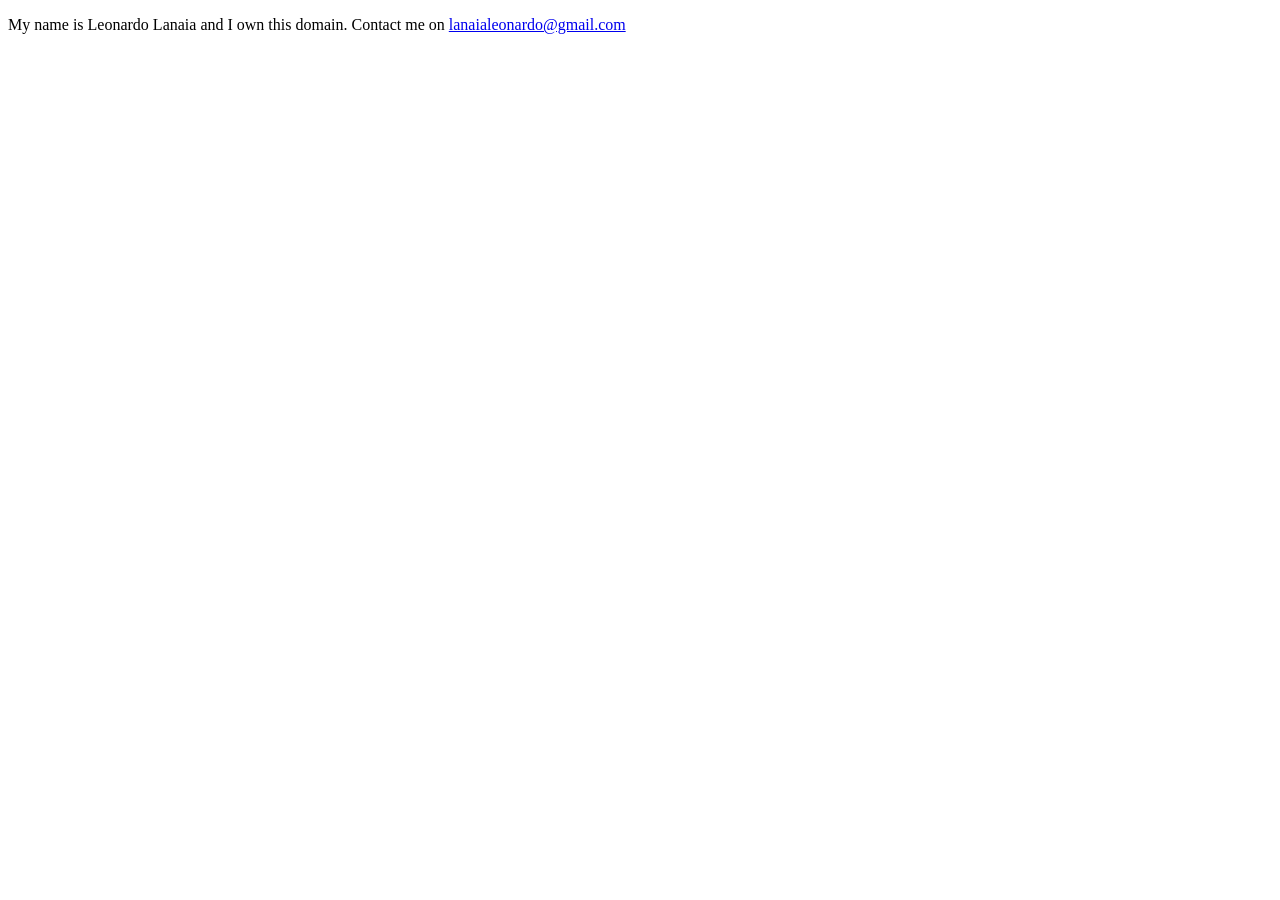
<file: index.html>
<!DOCTYPE html>
<html lang="en">
<head>
<meta charset="UTF-8" />
<meta http-equiv="X-UA-Compatible" content="IE=edge" />
<meta name="viewport" content="width=device-width, initial-scale=1.0" />
<title>Document</title>
</head>
<body>
<p>
My name is Leonardo Lanaia and I own this domain. Contact me on
<a href="mailto:YOUR_EMAIL">lanaialeonardo@gmail.com</a>
</p>
</body>
</html>
</file>
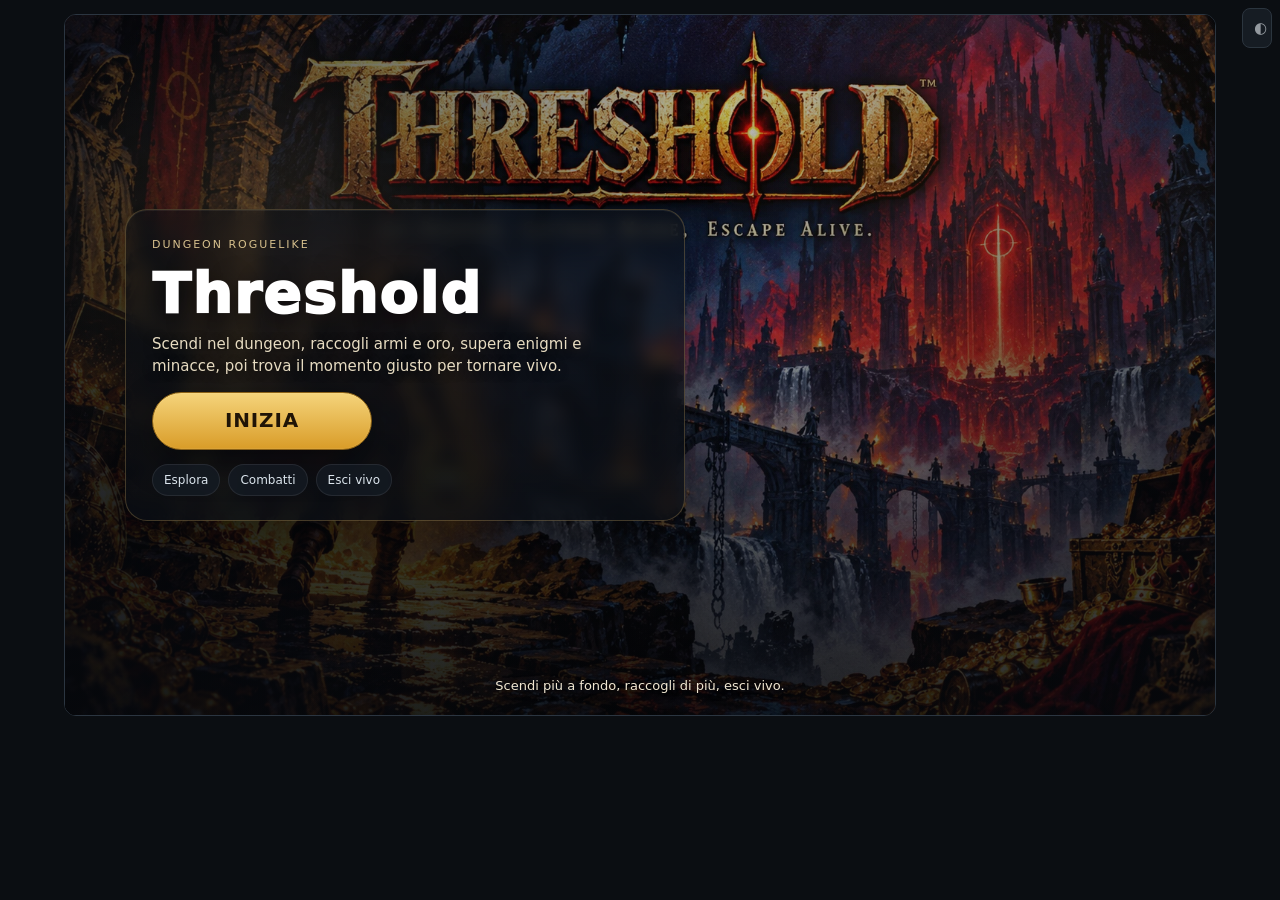
<file: threshold-v18-preview/index.html>
<!doctype html>
<html lang="it">
<head>
<meta charset="utf-8">
<meta name="viewport" content="width=device-width,initial-scale=1,viewport-fit=cover,maximum-scale=1,user-scalable=no">
<meta name="theme-color" content="#0b0e12">
<meta name="mobile-web-app-capable" content="yes">
<meta name="apple-mobile-web-app-capable" content="yes">
<meta name="apple-mobile-web-app-status-bar-style" content="black-translucent">
<meta name="apple-mobile-web-app-title" content="Threshold">
<meta name="format-detection" content="telephone=no">
<title>Threshold</title>
<link rel="stylesheet" href="./css/base.css">

<link rel="stylesheet" href="./css/ux.css">

<link rel="stylesheet" href="./css/torches.css">
<link rel="stylesheet" href="./css/phase-b.css?v=18.26">
</head><body><button id="mobileInstallBtn" class="mobile-install-btn" type="button">Installa Threshold</button><button id="btnDiscreet" type="button" onclick="setDiscreetMode(true)" title="Modalità discreta (F9)" style="position:fixed;right:8px;top:8px;z-index:70;width:30px;height:30px;border-radius:8px;border:1px solid #3a4652;background:#1c232b;color:#cfd6dd;opacity:.7">◐</button>
<div id="dungeon-fixed" tabindex="0">
<div id="guideOverlay" class="guide-overlay hidden" role="dialog" aria-modal="true" aria-labelledby="guideTitle">
  <div class="guide-card">
    <div class="guide-head"><div><div id="guideTitle" class="guide-title">Come sopravvivere a Threshold</div><div class="guide-sub">Non serve imparare tutto subito. Segui la mappa, scegli bene gli scontri e ricordati che l'obiettivo non è ripulire ogni stanza: è uscire vivo.</div></div><button id="guideCloseBtn" type="button" aria-label="Chiudi guida">✕</button></div>
    <div class="guide-grid">
      <div class="guide-item"><div class="gi">📚</div><div><strong>Fase B · oggetti interattivi</strong><span>Nelle cripte, negli archivi, nei santuari e nei magazzini avvicinati a un oggetto con il simbolo ✦ e premi la freccia verso di lui. Potrai risolvere indovinelli facoltativi, leggere indizi sulle Soglie o scegliere ricompense e rischi. Le prove del Varco Centrale restano separate.</span></div></div>
      <div class="guide-item"><div class="gi">↕</div><div><strong>Stanze e corridoi</strong><span>Le <b>stanze</b> hanno pavimenti più pieni e decorati; i <b>corridoi</b> sono più scuri e stretti. Passare da una stanza a un corridoio — o viceversa — significa attraversare una <b>Soglia</b>.</span></div></div>
      <div class="guide-item"><div class="gi">⚔</div><div><strong>Matchup delle armi</strong><span>Guarda l'arma del nemico: <b>verde</b> = favorevole, <b>rosso</b> = sfavorevole. Cambiare arma è gratuito: usa la barra rapida invece di forzare uno scontro sfavorevole.</span></div></div>
      <div class="guide-item"><div class="gi">🔱</div><div><strong>Lancia</strong><span>Colpisce in linea fino a <b>2 caselle</b> se il percorso è libero. È forte contro <b>Spada e Pugnale</b>.</span></div></div>
      <div class="guide-item"><div class="gi">⚔️</div><div><strong>Spada</strong><span>Colpisce adiacente e dopo l'attacco prepara <b>Guardia</b>. È forte contro <b>Pugnale e Ascia</b>.</span></div></div>
      <div class="guide-item"><div class="gi">🔪</div><div><strong>Pugnale</strong><span>Può fare <b>Backstab</b> da dietro contro nemici non allertati con Ascia o Martello. È forte contro <b>Ascia e Martello</b>.</span></div></div>
      <div class="guide-item"><div class="gi">🪓</div><div><strong>Ascia</strong><span>Colpisce tutti i nemici nelle <b>8 caselle adiacenti</b>, ma può mancare. È forte contro <b>Martello e Lancia</b>.</span></div></div>
      <div class="guide-item"><div class="gi">🔨</div><div><strong>Martello</strong><span>Spinge il bersaglio e può <b>stordire</b> se non può arretrare. È forte contro <b>Lancia e Spada</b>.</span></div></div>
      <div class="guide-item"><div class="gi">🚨</div><div><strong>Allarme</strong><span>Misura quanto il dungeon conosce la tua presenza. Salendo aumenta la pressione e può richiamare <b>rinforzi</b>. Combattere e fare rumore lo fa crescere.</span></div></div>
      <div class="guide-item"><div class="gi">🪤</div><div><strong>Instabilità</strong><span>Misura quanto il piano sta perdendo coerenza. Più sale, più aumentano <b>trappole e pericoli</b>. Alcuni rituali e santuari possono ridurla.</span></div></div>
      <div class="guide-item"><div class="gi">🔥</div><div><strong>Luce e torce</strong><span>La luce va da <b>100 a 0</b>. Ogni Soglia fisica attraversata riduce l'intensità. Le torce non si raccolgono a terra: avvicinati a una <b>torcia fissata al muro</b> e prova a muoverti verso di lei per staccarla. <b>La luce aumenta subito automaticamente</b>: non esiste una scorta da gestire e non devi attivarla manualmente. <b>Più buio = qualche trappola in più, ma soprattutto più bottino.</b></span></div></div>
      <div class="guide-item"><div class="gi">⬇</div><div><strong>Trova le scale</strong><span>Alle scale puoi estrarre l'oro al sicuro oppure prendere un bonus e scendere. Ai piani profondi alcuni varchi richiedono enigmi.</span></div></div>
      <div class="guide-item"><div class="gi">🗝️</div><div><strong>Chiavi, sigilli e porte</strong><span><b>Piano 1:</b> la chiave si raccoglie automaticamente passandoci sopra e apre subito la Camera della Soglia. <b>Dal Piano 2 in poi non c’è una chiave fisica:</b> stele, sigilli e rituali svolgono la stessa funzione. Quando un varco si apre, basta entrarci/camminarci sopra: la ricompensa viene presa automaticamente.</span></div></div>
    </div>
    <div class="guide-item"><div class="gi">◇</div><div><strong>La regola delle Soglie</strong><span>Una Soglia è un passaggio tra due stati: stanza/corridoio, integro/ferito, stabile/instabile. Alcune Soglie cambiano soltanto il dungeon; altre cambiano chi le attraversa.</span></div></div>
      <div class="guide-item"><div class="gi">🧿</div><div><strong>Artefatti</strong><span>Puoi portarne massimo 3. Non occupano lo zaino e si usano dal pannello Equipaggiamento. Alcuni salvano una situazione, altri potenziano temporaneamente l’arma.</span></div></div>
      <div class="guide-item"><div class="gi">🔥</div><div><strong>Economia della luce</strong><span>Le torce non occupano lo zaino. Usarne una aggiunge luce. Conservare molta luce rende il percorso più sicuro; accettare il buio aumenta il rischio ma migliora le ricompense trovate.</span></div></div>
      <div class="guide-item"><div class="gi">≋</div><div><strong>Segreti e meccanismi</strong><span>Quando sei vicino a un muro sospetto compaiono crepe: prova a spingerti contro. Le leve antiche possono aprire depositi lontani e segnare sulla mappa ciò che è cambiato.</span></div></div>
    <div class="guide-bottom"><div class="guide-tip">Suggerimento: la prima run è senza carte permanenti. Serve per imparare il dungeon.</div><button id="guidePlayBtn" class="primary" type="button">Ho capito · Gioca</button></div>
  </div>
</div>
<div id="floorSplash" class="floor-splash" aria-live="polite"><strong></strong><span></span></div>
<section id="welcome" class="welcome-screen panel">
<div class="welcome-media" aria-hidden="true"><picture><source media="(max-width:700px) and (orientation:portrait)" srcset="./assets/images/ce7452a41f1764fa.webp"><img src="./assets/images/49578c48c8f47df1.webp" alt="" decoding="async" fetchpriority="high"></picture></div>
  <div class="welcome-hero">
    <div class="welcome-center">
      <div class="welcome-card">
        <div class="welcome-kicker">Dungeon Roguelike</div>
        <div class="welcome-title">Threshold</div>
        <div class="welcome-sub">Scendi nel dungeon, raccogli armi e oro, supera enigmi e minacce, poi trova il momento giusto per tornare vivo.</div>
        <button id="welcomeStartBtn" class="welcome-start" type="button">Inizia</button>
        <div class="welcome-mobile-notes">
          <span class="welcome-pill">Esplora</span>
          <span class="welcome-pill">Combatti</span>
          <span class="welcome-pill">Esci vivo</span>
        </div>
      </div>
    </div>
  </div>
  <div class="welcome-caption">Scendi più a fondo, raccogli di più, esci vivo.</div>
</section>
<section id="hub" class="hidden">
  <div class="hub-head panel"><div><strong>Threshold</strong><div class="subtle">🏕️ Accampamento</div><div id="hubMsg" class="subtle"></div><div class="build-tag">Preview · v18.28 · Reset artistico (4 stanze) · THR-20261106-002</div></div><div class="hub-actions"><div class="gold-pill"><span class="coin">$</span><strong id="bank">0</strong></div><button id="guideHubBtn" class="help-btn" type="button" title="Come si gioca">?</button><button id="soundToggleHub" class="sound-toggle" type="button" title="Attiva o disattiva gli effetti sonori">🔊</button><button id="enterBtn" class="primary" type="button">🚪 Entra</button></div></div>
  <div id="banner" class="banner panel hidden"></div>
  <div id="firstRunBanner" class="first-run-banner hidden"><strong>Prima run</strong> · <span>Entra subito: partirai senza carte. Impara il ritmo, trova le scale e prova a riportare a casa dell'oro.</span></div>
  <div class="hub-grid"><section class="panel"><div class="section-head"><strong>🃏 Deck</strong><span><span id="deckCount">0</span>/5</span></div><div id="deckSlots" class="slot-grid"></div><div id="ownedCards" class="owned-grid"></div></section><section class="panel"><div class="section-head"><strong>🛒 Negozio</strong><div id="shopTabs" class="shop-tabs"></div></div><div id="shopRankStatus" class="shop-rank-status"></div><div id="shop" class="shop-grid"></div></section></div>
  <section class="progress-panel panel"><div class="progress-top"><div><strong>🏆 Progressione</strong><div class="subtle">Gli obiettivi sono separati dalle carte: danno oro permanente e medaglie. Le carte si comprano nel Negozio.</div></div><button id="objectivesToggle" class="objectives-btn" type="button">🎯 Obiettivi</button></div><div id="objectivesWrap" class="objectives-wrap hidden"><div id="progressStats" class="progress-stats"></div><div id="milestones" class="milestone-grid"></div></div></section>
</section>
<section id="runSummary" class="summary-screen panel hidden" aria-live="polite">
  <div class="summary-title" id="summaryTitle">Run terminata</div>
  <div class="summary-sub" id="summarySubtitle"></div>
  <div class="summary-grid" id="summaryStats"></div>
  <div class="summary-unlocks" id="summaryUnlocks"></div>
  <div id="summaryVerdict" class="summary-verdict"></div>
  <div class="summary-actions">
    <button id="summaryCampBtn" type="button">🏕️ Accampamento</button>
    <button id="summaryRunBtn" type="button" class="primary">🔁 Nuova run</button>
  </div>
</section>
<section id="game" class="hidden">
  <div class="status-grid">
    <div class="stat-card"><div class="stat-label">Piano</div><div><span id="floor" class="stat-value">1</span><span class="subtle"> / 5</span></div></div>
    <div id="hpCard" class="stat-card stat-hp"><div class="hp-line"><span class="stat-label">Vita</span><strong id="hpText">45/45</strong></div><div class="meter"><div id="hpBar" style="width:100%;background:#71c981"></div></div><div class="meter-state">Sotto il 25% il bordo pulsa.</div></div>
    <div class="stat-card"><div class="stat-label">Oro run</div><div class="gold-pill" style="margin-top:4px;padding:4px 7px"><span class="coin">$</span><strong id="runCoins" class="stat-value" style="font-size:18px">0</strong></div></div>
    <div class="stat-card stat-alarm"><div class="meter-head"><span class="stat-label">Allarme <span class="pressure-meaning">= nemici</span></span><strong id="alarmText">0</strong></div><div class="meter"><div id="alarmBar"></div></div><div id="alarmState" class="meter-state">Calmo</div></div>
    <div class="stat-card stat-instability"><div class="meter-head"><span class="stat-label">Instabilità <span class="pressure-meaning">= trappole</span></span><strong id="instabilityText">0</strong></div><div class="meter"><div id="instabilityBar"></div></div><div id="instabilityState" class="meter-state">Stabile</div></div>
  </div>
  <div id="portableTorchHud" class="torch-hud" aria-live="polite"><div class="torch-hud-main"><div class="torch-hud-icon">🔥</div><div class="torch-hud-copy"><div class="torch-hud-title">Luce</div><div id="portableTorchMeta" class="torch-hud-meta">Luce 70/100</div></div></div></div>
  <div class="hud-toggle-row"><div id="hudFocus" class="hud-focus">Esplora, trova risorse e raggiungi le scale.<small>Apri “Più info” per missioni, regole del piano e dettagli avanzati.</small></div><div class="hud-tools"><button id="guideGameBtn" class="help-btn" type="button" title="Come si gioca">?</button><button id="soundToggleGame" class="sound-toggle" type="button" title="Attiva o disattiva gli effetti sonori">🔊</button><button id="hudToggleBtn" class="hud-toggle-btn" type="button">ℹ️ Più info</button></div></div>
  <div id="hudExtra" class="hud-extra hidden"><div class="quick-hud hud-detail"><div class="quick-card"><div id="weaponQuickGlyph" class="quick-icon">🗡️</div><div class="quick-main"><div id="weaponQuickName" class="quick-title">Spada arrugginita</div><div id="weaponQuickMeta" class="quick-meta"></div><div id="weaponQuickEffect" class="quick-effect"></div></div></div><div class="quick-card"><div class="quick-icon">👁️</div><div class="quick-main"><div id="visionText" class="quick-title">Vista 6 caselle</div><div class="quick-meta">Chiaro = visibile · scuro = terreno conosciuto · nero = sconosciuto</div></div></div><div class="quick-card free-card"><div class="quick-icon">⚡</div><div class="free-actions"><strong>Azioni gratuite</strong><br>Cura · cambio arma · scale · eventi</div></div></div>
  <div id="floorRule" class="floor-rule hud-detail" aria-live="polite"></div>
  <section id="bossBanner" class="boss-banner panel hidden"><div class="boss-icon">👑</div><div><div id="bossName" class="boss-name"></div><div class="meter"><div id="bossHpBar"></div></div><div id="bossState" class="boss-state"></div></div><strong id="bossHpText"></strong></section>
  <section class="mission-panel panel hud-detail"><div class="section-head"><div><strong>🎯 Missioni della run</strong><div class="subtle">3 casuali · ricompensa a rischio fino all'estrazione.</div></div><strong id="missionCount">0/3</strong></div><div id="missionStrip" class="mission-grid"></div></section>
  </div>
  <div class="game-layout"><main><div id="gameBoardHud" class="mobile-only" aria-live="polite"><div class="board-hud-row primary"><div class="board-chip"><div class="board-chip-top"><span class="chip-icon">🗺️</span><span class="chip-label">Piano</span></div><strong id="miniFloor" class="chip-value">1/5</strong></div><div class="board-chip"><div class="board-chip-top"><span class="chip-icon">💰</span><span class="chip-label">Oro</span></div><strong id="miniGold" class="chip-value">0</strong></div><div class="board-chip"><div class="board-chip-top"><span class="chip-icon">🚨</span><span class="chip-label">Allarme</span></div><strong id="miniAlarm" class="chip-value">0</strong><small id="miniAlarmState" class="chip-sub">Calmo</small></div><div class="board-chip"><div class="board-chip-top"><span class="chip-icon">🪤</span><span class="chip-label">Inst.</span></div><strong id="miniInstability" class="chip-value">0</strong><small id="miniInstabilityState" class="chip-sub">Stabile</small></div></div><div class="board-hud-row secondary"><div id="miniTorchCard" class="board-chip"><div class="board-chip-top"><span class="chip-icon">🔥</span><span class="chip-label">Torcia</span></div><strong id="miniTorch" class="chip-value">0</strong><small id="miniTorchState" class="chip-sub">Nessuna</small></div><div id="enemyTooltipMini" class="board-chip"><div class="board-chip-top"><span id="enemyTooltipIcon" class="chip-icon">👁️</span><span class="chip-label">Contesto</span></div><strong id="enemyTooltipTitle" class="chip-value">Esplora</strong><small id="enemyTooltipMeta" class="chip-sub">Muoviti, raccogli risorse e cerca le scale.</small></div></div></div><div class="board-shell"><canvas id="map" width="510" height="510" aria-label="Mappa del dungeon"></canvas></div><div id="mobileBoardFocus" class="mobile-board-focus mobile-only"><div><strong>Vista mobile</strong><small>Mappa zoomata: meno caselle, più leggibilità.</small></div><button id="mobileInfoBtn" type="button">ℹ️ Info</button></div><div class="vision-legend hud-detail hidden"><span><i class="legend-dot" style="background:#5b646d"></i>visibile</span><span><i class="legend-dot" style="background:#292f35"></i>esplorato</span><span><i class="legend-dot" style="background:#080a0d"></i>sconosciuto</span><span><i class="legend-dot" style="background:rgba(220,64,64,.7)"></i>cono nemico</span></div><div id="roomLegend" class="special-room-strip hud-detail hidden"></div><div id="runToast" class="run-toast" aria-live="polite"></div><div class="preview-row"><div id="weaponPreviewLabel" class="info-strip"></div><button id="previewToggle" class="preview-toggle" type="button" aria-pressed="true" title="Mostra o nasconde l’anteprima delle caselle colpibili">🎯 Area attacco: ON</button></div><div id="combatHint" class="info-strip"></div><div id="thresholdStrip" class="threshold-strip"><div id="thresholdIcon" class="threshold-icon">🗝️</div><div class="threshold-copy"><strong id="thresholdTitle">Soglia</strong><span id="thresholdText"></span></div><span id="thresholdStep" class="threshold-step"></span></div><section id="targetPanel" class="target-panel hidden"><div class="target-head"><strong>🎯 Scegli il bersaglio</strong><button id="cancelTargetBtn" type="button">✕ Annulla</button></div><div id="targetChoices" class="target-grid"></div><div class="target-note">Frecce/WASD cambiano bersaglio · F/Invio conferma · puoi anche cliccare il nemico sulla mappa.</div></section><div class="controls"><div id="quickWeapons" class="quick-weapons mobile-only" aria-label="Cambio rapido arma"></div><div class="dpad"><span></span><button type="button" data-dir="up">▲</button><span></span><button type="button" data-dir="left">◀</button><button id="waitBtn" type="button">⌛</button><button type="button" data-dir="right">▶</button><span></span><button type="button" data-dir="down">▼</button><span></span></div><div class="actions"><button id="attackBtn" type="button" class="primary">⚔️ Attacca</button><button id="healBtn" type="button">🧪 Cura</button><button id="mobileMissionBtn" class="mobile-only" type="button">🎯 Missioni</button><button id="mobileSheetBtn" class="mobile-only" type="button">🎒 Menu</button></div></div><div class="kbd-help">↑ ↓ ← → / WASD · F attacca · Spazio aspetta</div><section id="stairsPanel" class="action-panel panel hidden"><div class="action-row"><div><strong>⬇️ Scale</strong><div class="subtle">Entrare nelle scale non consuma un turno.<br><span id="extractRateHint" class="extract-rate-hint"></span></div></div><div class="action-buttons"><button id="continueExploreBtn" type="button">↩ Continua a esplorare</button><button id="extractBtn" type="button" class="primary">🏕️ Estrai <span id="extractCoins">0</span></button><button id="descendBtn" type="button">🎴 Bonus + scendi</button></div></div></section><section id="rewardPanel" class="action-panel panel hidden"><strong>🎴 Scegli 1 potenziamento</strong><div class="subtle">Dura fino alla fine della run.</div><div id="rewardChoices" class="choice-grid"></div></section><section id="eventPanel" class="action-panel panel hidden"><strong id="eventTitle"></strong><div id="eventText" class="subtle"></div><div id="eventChoices" class="choice-grid"></div></section><section id="puzzlePanel" class="action-panel panel puzzle-panel hidden"><strong id="puzzleTitle">🗝️ Enigma</strong><div id="puzzleText" class="puzzle-inscription"></div><div id="puzzleNote" class="puzzle-note"></div><div class="puzzle-actions"><button id="puzzleCloseBtn" type="button">Chiudi</button></div></section><section id="dangerPanel" class="action-panel panel danger-panel hidden"><strong>🚪 Porta Pericolosa</strong><div id="dangerText" class="subtle">Sfida opzionale ad alto rischio. La difficoltà e la ricompensa scalano con il piano.</div><div id="dangerChoices" class="choice-grid"></div></section></main>
  <div id="mobileSheetBackdrop" class="mobile-sheet-backdrop mobile-only"></div><aside id="gameSideSheet"><div class="mobile-sheet-head mobile-only"><strong>Menu run</strong><button id="mobileSheetClose" type="button" aria-label="Chiudi menu">✕</button></div><div class="side-tabs"><button type="button" data-tab="gear" class="game-tab tab-on">🎒 Equip</button><button type="button" data-tab="missions" class="game-tab">🎯 Missioni</button><button type="button" data-tab="stealth" class="game-tab">👁 Visione</button><button type="button" data-tab="tactics" class="game-tab">⚔ Matchup</button><button type="button" data-tab="log" class="game-tab">📜 Log</button></div><section id="panel-gear" class="game-panel side-panel"><div class="gear-head"><strong id="weaponName"></strong><span><span id="invCount">0</span>/<span id="invMax">10</span></span></div><div class="gear-stats"><span>Tipo</span><span id="familyText"></span><span>Danno</span><span id="damageText"></span><span>Durata</span><span id="usesText" class="durability-pips"></span><span>Stato</span><span id="statusText">—</span></div><div id="currentMatchup"></div>
    <div class="artifact-panel">
      <div class="artifact-head"><strong>🧿 Artefatti</strong><span><span id="artifactCount">0</span>/3</span></div>
      <div class="artifact-note">Non occupano lo zaino. Puoi usare massimo 1 artefatto per turno.</div>
      <div id="artifactBelt" class="artifact-belt"></div>
    </div>
    <div id="runBuffs"></div><div id="inventory"></div></section><section id="panel-missions" class="game-panel side-panel hidden mission-sheet-panel"><div class="section-head"><div><strong>🎯 Missioni della run</strong><div class="subtle">Ricompense a rischio fino all'estrazione.</div></div><strong id="missionCountSheet">0/3</strong></div><div id="missionStripSheet" class="mission-grid"></div><div class="panel" style="margin-top:10px;padding:10px"><strong>📘 Regola del piano</strong><div id="floorRuleSheet" class="subtle" style="margin-top:6px"></div></div></section><section id="panel-stealth" class="game-panel side-panel hidden"><div class="vision-rules"><div class="vision-rule"><strong>La tua vista</strong><br>È a 360°. I muri bloccano davvero la linea di vista. Il terreno già esplorato resta scuro; oggetti e nemici vengono ricordati solo dopo essere stati davvero visti.</div><div class="vision-rule"><strong>Vista nemica</strong><br>Il cono colorato mostra esattamente le caselle controllate dal nemico che puoi vedere. I muri e gli angoli chiusi lo bloccano.</div><div class="vision-rule"><strong>Stati</strong><br>○ Calmo · ? Sospetto · ! Allertato.</div><div class="vision-rule"><strong>Ruoli AI</strong><br>P Pattuglia · S Sentinella · C Cacciatore · F Fiancheggiatore · V Vedetta.</div><div class="vision-rule"><strong>Routine ambientali</strong><br>I nemici calmi hanno una routine autonoma: alcuni osservano, altri fanno avanti-indietro o girano per la stanza. Le pause e gli sguardi verso il muro creano finestre per il backstab.</div><div class="vision-rule"><strong>Backstab</strong><br>Solo da dietro con Pugnale, contro Ascia/Martello e bersaglio non allertato.</div></div></section><section id="panel-tactics" class="game-panel side-panel hidden"><strong>Matchup contro i nemici</strong><div class="subtle" style="margin-top:4px">Guarda l’arma del nemico sulla mappa e controlla qui con quali armi puoi batterla.</div><div class="vision-rules matchup-rules" style="margin-top:8px">
<div class="vision-rule"><span class="matchup-family" data-family="spear"></span><strong>Lancia</strong> viene battuta da <span class="matchup-family" data-family="axe"></span> Ascia · <span class="matchup-family" data-family="hammer"></span> Martello</div>
<div class="vision-rule"><span class="matchup-family" data-family="sword"></span><strong>Spada</strong> viene battuta da <span class="matchup-family" data-family="spear"></span> Lancia · <span class="matchup-family" data-family="hammer"></span> Martello</div>
<div class="vision-rule"><span class="matchup-family" data-family="dagger"></span><strong>Pugnale</strong> viene battuto da <span class="matchup-family" data-family="spear"></span> Lancia · <span class="matchup-family" data-family="sword"></span> Spada</div>
<div class="vision-rule"><span class="matchup-family" data-family="axe"></span><strong>Ascia</strong> viene battuta da <span class="matchup-family" data-family="sword"></span> Spada · <span class="matchup-family" data-family="dagger"></span> Pugnale</div>
<div class="vision-rule"><span class="matchup-family" data-family="hammer"></span><strong>Martello</strong> viene battuto da <span class="matchup-family" data-family="dagger"></span> Pugnale · <span class="matchup-family" data-family="axe"></span> Ascia</div>
</div></section><section id="panel-log" class="game-panel side-panel hidden"><div id="log"></div></section></aside></div>
</section>

<div id="thresholdDialogue" class="threshold-omen" role="dialog" aria-live="assertive" aria-label="Soglia"><div class="threshold-omen-core"><div class="threshold-omen-ring ring-a"></div><div class="threshold-omen-ring ring-b"></div><div id="thresholdDialogueGlyph" class="threshold-omen-glyph">◈</div></div><div class="threshold-omen-copy"><span id="thresholdDialogueTitle" class="threshold-omen-title">SOGLIA</span><span id="thresholdDialogueText" class="threshold-omen-text">I</span></div></div>
<script src="./js/riddles.js?v=18.25.0" defer></script>
<script src="./js/phase-b-world.js?v=18.26.0" defer></script>
<script src="./js/phase-b.js?v=18.26.0" defer></script>
<script src="./js/game.js?v=18.28-art-pilot-THR-20261106-002" defer></script>
</div>
<div id="discreetOverlay" class="discreet-overlay" aria-hidden="true">
  <div class="discreet-shell">
    <div class="discreet-topbar">
      <div class="discreet-title">Note</div>
      <button id="discreetReturnBtn" class="discreet-return" type="button" title="Torna a Threshold (F9)">Apri</button>
    </div>
    <textarea id="discreetNotes" class="discreet-notes" spellcheck="true" placeholder="Appunti…"></textarea>
    <div class="discreet-footer">Salvataggio locale automatico</div>
  </div>
</div>

</body></html>
</file>
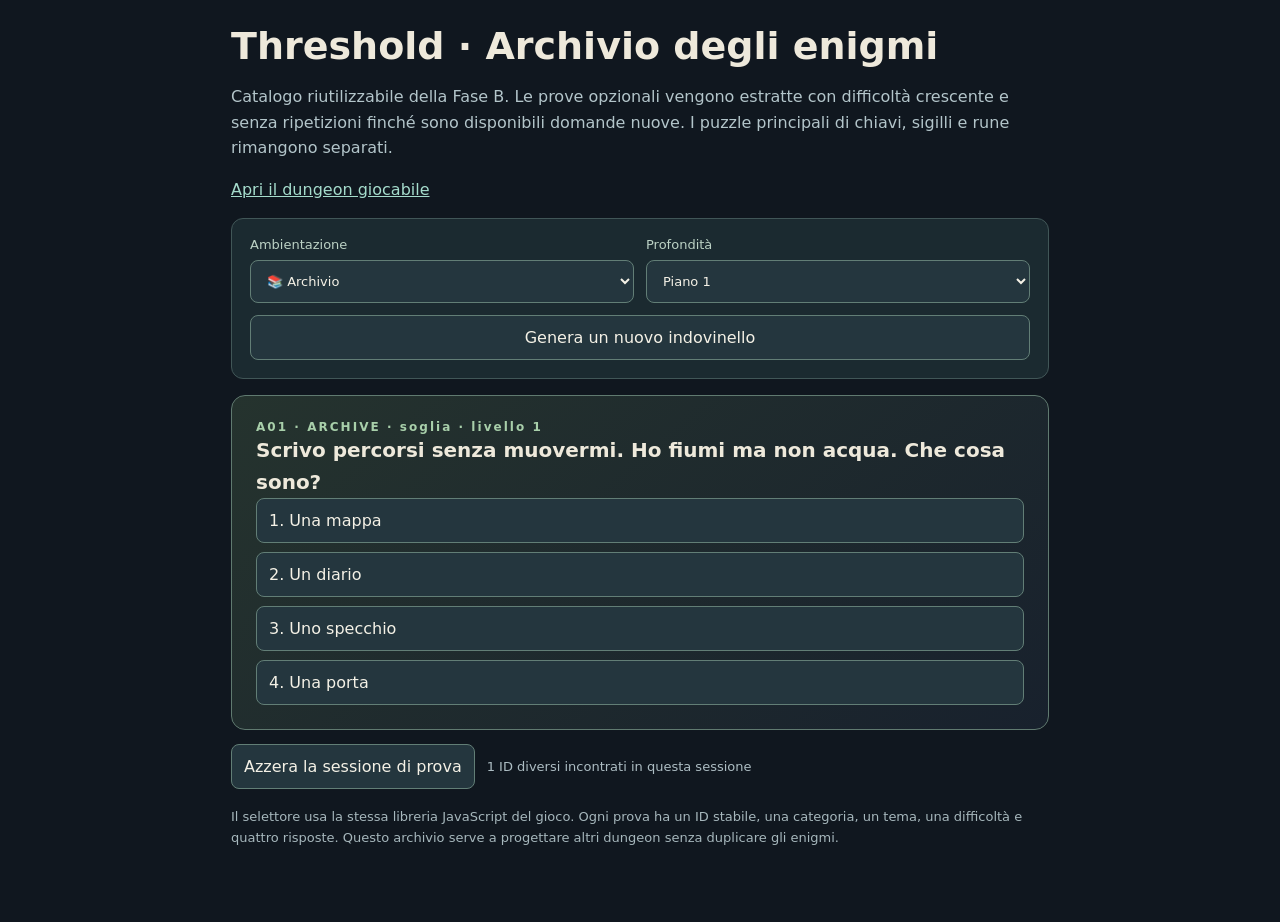
<file: threshold-v18-preview/archivio-enigmi.html>
<!doctype html><html lang="it"><head>
<meta charset="utf-8"><meta name="viewport" content="width=device-width,initial-scale=1">
<title>Threshold — Archivio degli enigmi</title>
<style>
:root{font-family:system-ui,Segoe UI,sans-serif;color-scheme:dark;background:#10171f;color:#eee9db}
*{box-sizing:border-box}body{max-width:850px;margin:0 auto;padding:24px 16px 60px}h1{font-size:clamp(25px,5vw,38px);margin:0 0 6px}p{line-height:1.6;color:#b3c5ca}.toolbar{display:grid;grid-template-columns:1fr 1fr;gap:12px;background:#1b2a30;padding:18px;border:1px solid #415657;border-radius:12px}label{display:flex;flex-direction:column;gap:8px;color:#bcd2c5;font-size:13px}select,button{font:inherit;background:#24363e;border:1px solid #627e76;border-radius:8px;color:#f4f1e6;padding:12px}button{cursor:pointer}button:hover{background:#34515b}button:focus-visible,select:focus-visible{outline:2px solid #83d3b7}.card{background:linear-gradient(140deg,#25332e,#18212d);border-radius:14px;border:1px solid #607a70;margin-top:16px;padding:24px}.eyebrow{font-size:12px;letter-spacing:.17em;color:#a8cfaa;font-weight:700}.prompt{font-size:20px;line-height:1.6;font-weight:650;white-space:pre-wrap}.answers{display:grid;gap:9px}.answer{display:block;width:100%;text-align:left}.answer.correct{background:#305d43;border-color:#98d6a4}.answer.wrong{background:#5b3b3b;border-color:#d49b90}.explanation{color:#d6d3bc;background:#2d3736;border-radius:8px;padding:12px;line-height:1.6}.explanation[hidden]{display:none}.footer{margin:14px 0;display:flex;gap:12px;flex-wrap:wrap;align-items:center}.stats{font-size:13px;color:#adbdc3}.footnote{margin-top:18px;font-size:13px;color:#a6b7bc}.toolbar .wide{grid-column:1/-1}@media(max-width:520px){body{padding:14px 10px 45px}.toolbar{grid-template-columns:1fr}.card{padding:17px}}
</style></head><body>
<h1>Threshold · Archivio degli enigmi</h1>
<p>Catalogo riutilizzabile della Fase B. Le prove opzionali vengono estratte con difficoltà crescente e senza ripetizioni finché sono disponibili domande nuove. I puzzle principali di chiavi, sigilli e rune rimangono separati.</p>
<p><a href="./" style="color:#a5dccc">Apri il dungeon giocabile</a></p>
<div class="toolbar"><label>Ambientazione<select id="category"><option value="archive">📚 Archivio</option><option value="crypt">⚰️ Cripta</option><option value="sanctuary">🕯️ Santuario</option><option value="generic">◇ Generico</option></select></label>
<label>Profondità<select id="floor"><option value="1">Piano 1</option><option value="2">Piano 2</option><option value="3">Piano 3</option><option value="4">Piano 4</option><option value="5">Piano 5</option></select></label>
<button class="wide" type="button" id="next">Genera un nuovo indovinello</button></div>
<main class="card" aria-live="polite"><div class="eyebrow" id="label">ATTESA</div><div id="prompt" class="prompt">Caricamento...</div>
<div id="answers" class="answers"></div><div class="explanation" id="explanation" hidden></div></main>
<div class="footer"><button id="reset" type="button">Azzera la sessione di prova</button><span id="stats" class="stats">0 utilizzati</span></div>
<p class="footnote">Il selettore usa la stessa libreria JavaScript del gioco. Ogni prova ha un ID stabile, una categoria, un tema, una difficoltà e quattro risposte. Questo archivio serve a progettare altri dungeon senza duplicare gli enigmi.</p>
<script src="./js/riddles.js?v=18.25.1"></script>
<script>
(function(){'use strict';
const bank=window.ThresholdRiddles,used=new Set();
const id=x=>document.getElementById(x);
function next(){
 const options={category:id('category').value,floor:Number(id('floor').value),used};
 const q=bank?.pick(options);
 if(!q){id('prompt').textContent='Libreria non disponibile';return}
 used.add(q.id);
 id('label').textContent=q.id.toUpperCase()+' · '+q.category.toUpperCase()+' · '+q.theme+' · livello '+q.tier;
 id('prompt').textContent=q.prompt;
 const area=id('answers');area.replaceChildren();
 const expl=id('explanation');expl.hidden=true;expl.textContent='';
 q.choices.forEach((choice,i)=>{
  const button=document.createElement('button');button.className='answer';button.type='button';button.textContent=(i+1)+'. '+choice;
  button.onclick=()=>{for(const b of area.children)b.disabled=true;button.classList.add(i===q.answer?'correct':'wrong');if(i!==q.answer)area.children[q.answer].classList.add('correct');expl.textContent=q.explanation;expl.hidden=false};
  area.appendChild(button)
 });
 id('stats').textContent=used.size+' ID diversi incontrati in questa sessione';
}
id('next').onclick=next;id('reset').onclick=()=>{used.clear();next()};id('category').onchange=next;id('floor').onchange=next;next();
})();
</script></body></html>
</file>
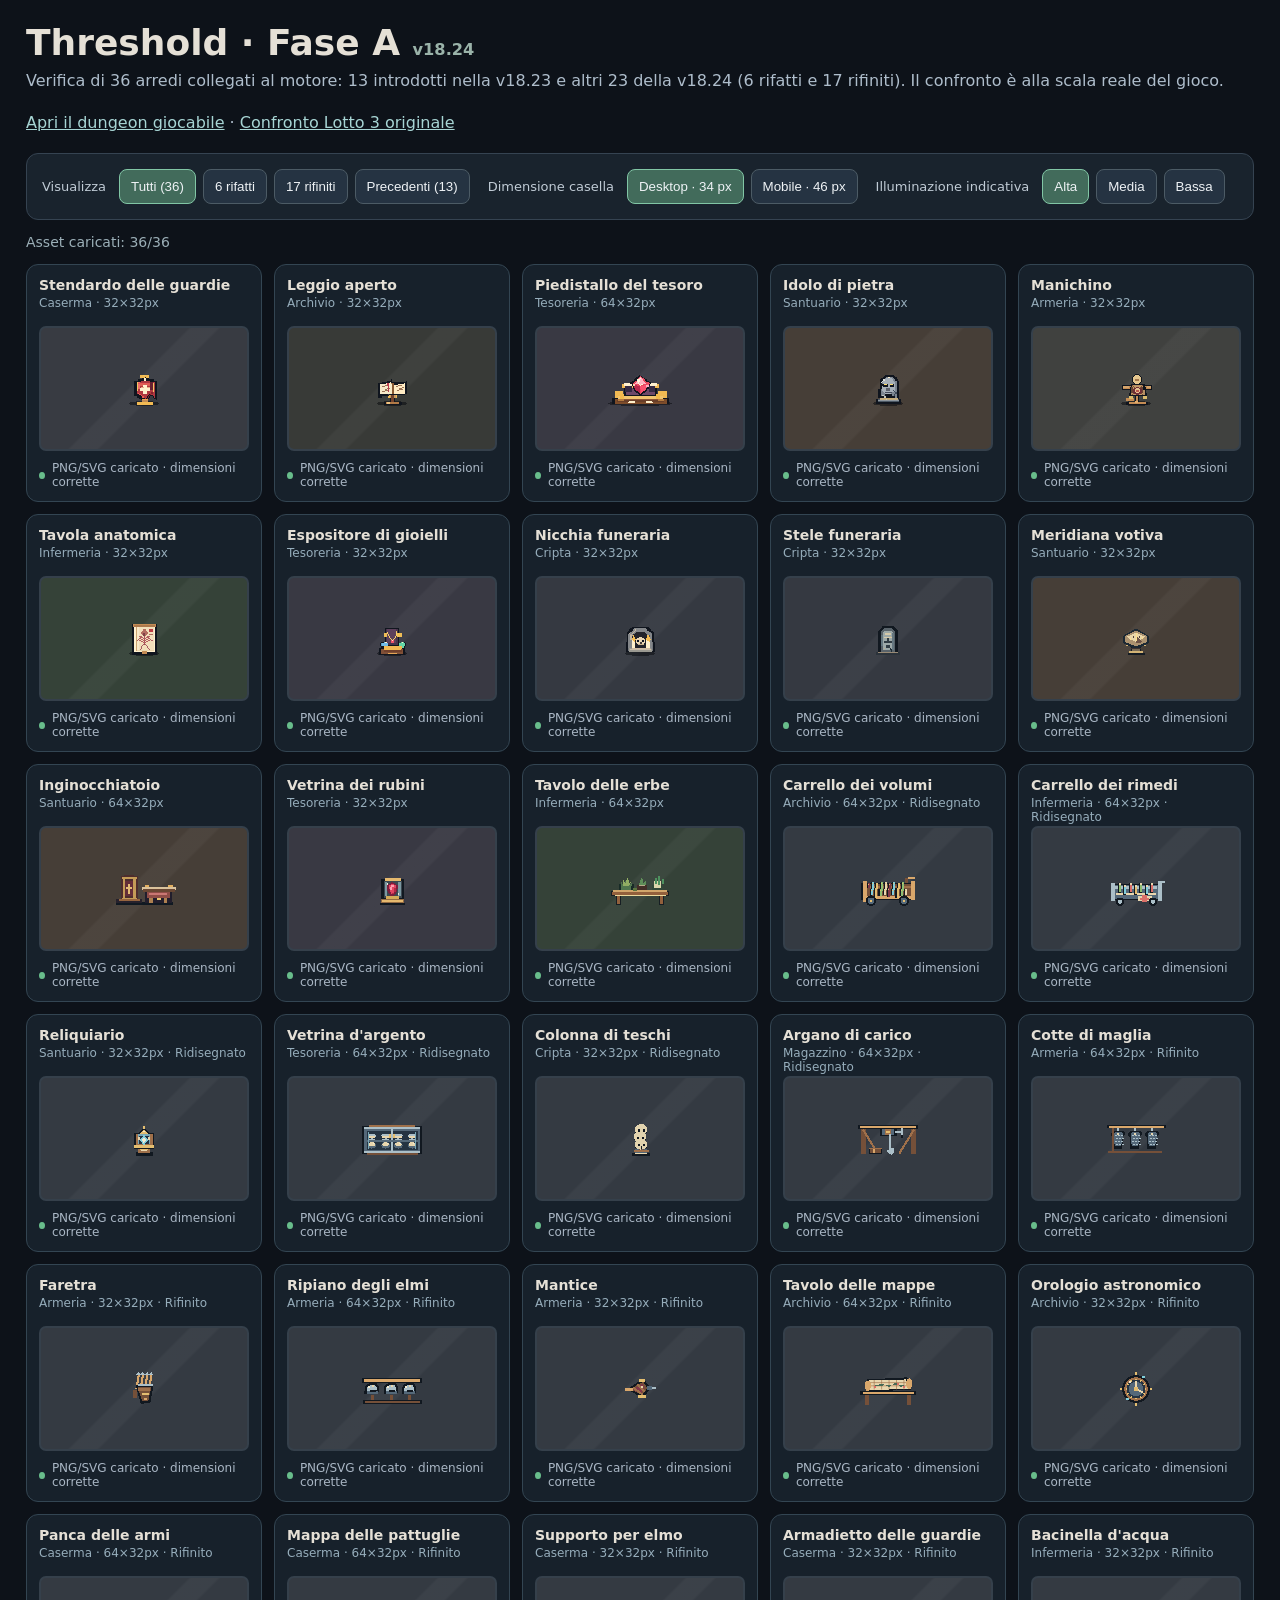
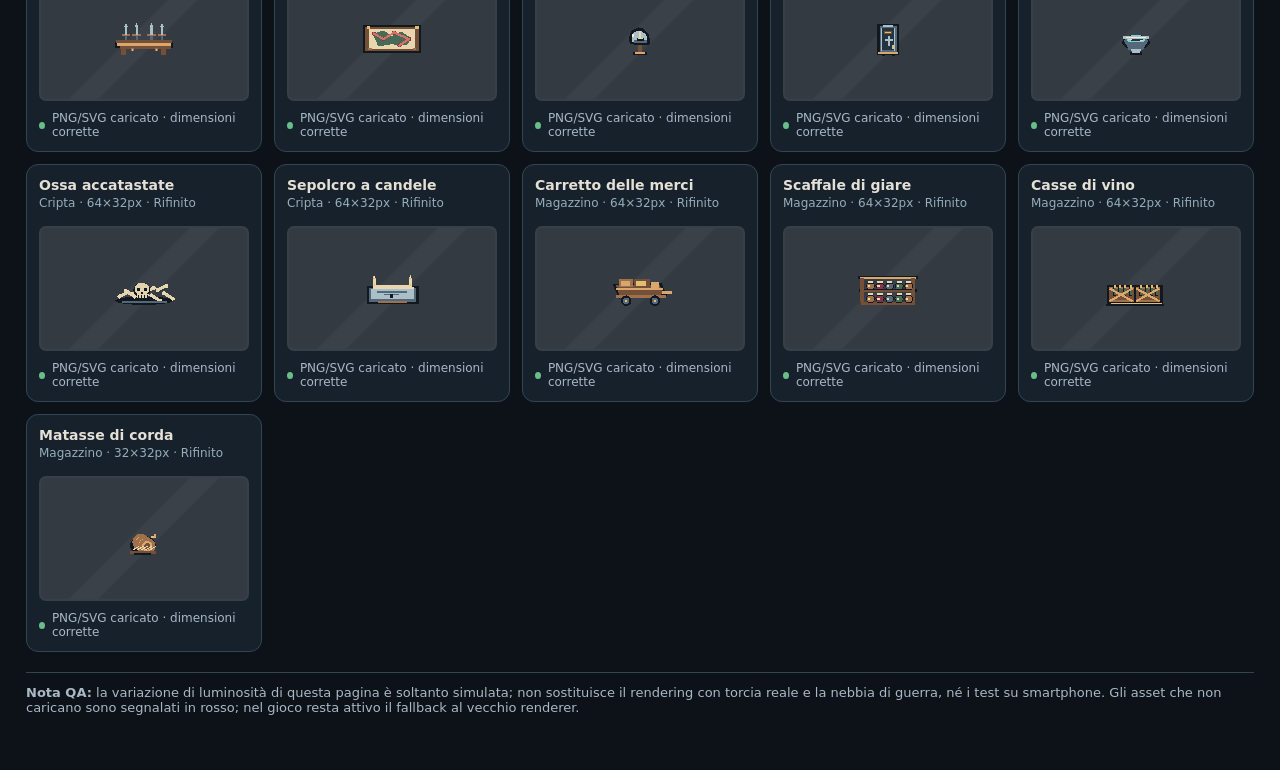
<file: threshold-v18-preview/fase-a-gallery.html>
<!doctype html>
<html lang="it"><head><meta charset="utf-8"><meta name="viewport" content="width=device-width,initial-scale=1">
<title>Threshold v18.24 — Fase A · verifica sprite</title>
<style>
:root{color-scheme:dark;--cell:34px;font-family:system-ui,Segoe UI,sans-serif;background:#0d1219;color:#e5e0d6}*{box-sizing:border-box}body{max-width:1260px;margin:auto;padding:22px 16px 55px}h1{font-size:clamp(24px,3vw,36px);margin:0 0 6px}p{color:#aebdcb;margin:5px 0 18px;line-height:1.5}a{color:#a7d5d4}.toolbar{display:flex;gap:18px;flex-wrap:wrap;background:#19232d;padding:15px;border:1px solid #354351;border-radius:12px;margin:14px 0}.group{display:flex;align-items:center;gap:7px;flex-wrap:wrap}.group label{margin-right:6px;color:#c0cbd5;font-size:13px}button{background:#253342;border:1px solid #4c5b65;color:#eef2f5;border-radius:8px;padding:9px 11px;cursor:pointer}button[aria-pressed=true]{background:#426b5b;border-color:#81c6a5}.stats{font-size:14px;color:#9bafb7;margin:0 0 14px}.gallery{display:grid;grid-template-columns:repeat(auto-fill,minmax(210px,1fr));gap:12px}.card{border:1px solid #334552;background:#17212b;border-radius:12px;padding:12px}.meta{min-height:49px;display:grid;align-content:start;gap:3px}.meta strong{font-size:14px}.meta span{font-size:12px;color:#96adbb}.tile{border:2px solid #35404b;border-radius:7px;height:125px;display:grid;place-items:center;background-color:#343a42;background-image:linear-gradient(135deg,transparent 45%,rgba(255,255,255,.035) 46%,rgba(255,255,255,.035) 54%,transparent 55%);position:relative}.tile.crypt{background-color:#353941}.tile.sanctuary{background-color:#463e37}.tile.treasury{background-color:#393943}.tile.infirmary{background-color:#354238}.tile.armory{background-color:#40413f}.tile.archive{background-color:#383a37}.tile.guardroom{background-color:#383b42}.tile-inner{display:grid;place-items:center;min-width:calc(var(--cell) * 2);min-height:calc(var(--cell) * 2);filter:brightness(var(--light)) contrast(1.06)}img{object-fit:contain;image-rendering:pixelated}.card[hidden]{display:none!important}.state{display:flex;align-items:center;gap:7px;margin-top:10px;color:#aab7c5;font-size:12px}.dot{height:7px;width:7px;border-radius:100%;background:#8a919d}.card.ok .dot{background:#68bd8b}.card.fail .dot{background:#d67272}.notes{margin-top:20px;border-top:1px solid #334552;padding-top:12px;font-size:13px;color:#aab7c5}@media(max-width:520px){body{padding:12px}.gallery{grid-template-columns:repeat(2,minmax(0,1fr));gap:8px}.card{padding:7px}.meta strong{font-size:12px}.meta span{font-size:11px}.tile{height:110px}}
</style></head><body>
<h1>Threshold · Fase A <small style="font-size:.45em;color:#9ab3a9">v18.24</small></h1>
<p>Verifica di 36 arredi collegati al motore: 13 introdotti nella v18.23 e altri 23 della v18.24 (6 rifatti e 17 rifiniti). Il confronto è alla scala reale del gioco.</p>
<p><a href="./">Apri il dungeon giocabile</a> · <a href="./lotto3-gallery.html">Confronto Lotto 3 originale</a></p>
<div class="toolbar"><div class="group"><label>Visualizza</label><button data-filter="all" aria-pressed="true">Tutti (36)</button><button data-filter="redo" aria-pressed="false">6 rifatti</button><button data-filter="polish" aria-pressed="false">17 rifiniti</button><button data-filter="previous" aria-pressed="false">Precedenti (13)</button></div><div class="group"><label>Dimensione casella</label><button data-size="34" aria-pressed="true">Desktop · 34 px</button><button data-size="46" aria-pressed="false">Mobile · 46 px</button></div>
<div class="group"><label>Illuminazione indicativa</label><button data-light="1" aria-pressed="true">Alta</button><button data-light=".65" aria-pressed="false">Media</button><button data-light=".38" aria-pressed="false">Bassa</button></div></div>
<div class="stats" id="stats" aria-live="polite">Verifica caricamento degli asset…</div>
<main class="gallery"><article class="card" data-id="guardStandard" data-type="guardroom">
 <div class="meta"><strong>Stendardo delle guardie</strong><span>Caserma · 32×32px</span></div>
 <div class="tile guardroom"><div class="tile-inner"><img width="32" height="32" style="width:calc(var(--cell) * 1);height:calc(var(--cell) * 1);" loading="eager" src="./assets/sprites/v18_23/guardStandard.png" alt="Stendardo delle guardie"></div></div>
 <div class="state" aria-live="polite"><span class="dot"></span><span class="response">Verifica caricamento…</span></div>
</article>
<article class="card" data-id="archiveLectern" data-type="archive">
 <div class="meta"><strong>Leggio aperto</strong><span>Archivio · 32×32px</span></div>
 <div class="tile archive"><div class="tile-inner"><img width="32" height="32" style="width:calc(var(--cell) * 1);height:calc(var(--cell) * 1);" loading="eager" src="./assets/sprites/v18_23/archiveLectern.png" alt="Leggio aperto"></div></div>
 <div class="state" aria-live="polite"><span class="dot"></span><span class="response">Verifica caricamento…</span></div>
</article>
<article class="card" data-id="treasurePedestal" data-type="treasury">
 <div class="meta"><strong>Piedistallo del tesoro</strong><span>Tesoreria · 64×32px</span></div>
 <div class="tile treasury"><div class="tile-inner"><img width="64" height="32" style="width:calc(var(--cell) * 2);height:calc(var(--cell) * 1);" loading="eager" src="./assets/sprites/v18_23/treasurePedestal.png" alt="Piedistallo del tesoro"></div></div>
 <div class="state" aria-live="polite"><span class="dot"></span><span class="response">Verifica caricamento…</span></div>
</article>
<article class="card" data-id="sanctuaryStoneIdol" data-type="sanctuary">
 <div class="meta"><strong>Idolo di pietra</strong><span>Santuario · 32×32px</span></div>
 <div class="tile sanctuary"><div class="tile-inner"><img width="32" height="32" style="width:calc(var(--cell) * 1);height:calc(var(--cell) * 1);" loading="eager" src="./assets/sprites/v18_23/sanctuaryStoneIdol.png" alt="Idolo di pietra"></div></div>
 <div class="state" aria-live="polite"><span class="dot"></span><span class="response">Verifica caricamento…</span></div>
</article>
<article class="card" data-id="armoryTrainingDummy" data-type="armory">
 <div class="meta"><strong>Manichino</strong><span>Armeria · 32×32px</span></div>
 <div class="tile armory"><div class="tile-inner"><img width="32" height="32" style="width:calc(var(--cell) * 1);height:calc(var(--cell) * 1);" loading="eager" src="./assets/sprites/v18_23/armoryTrainingDummy.png" alt="Manichino"></div></div>
 <div class="state" aria-live="polite"><span class="dot"></span><span class="response">Verifica caricamento…</span></div>
</article>
<article class="card" data-id="healingAnatomyChart" data-type="infirmary">
 <div class="meta"><strong>Tavola anatomica</strong><span>Infermeria · 32×32px</span></div>
 <div class="tile infirmary"><div class="tile-inner"><img width="32" height="32" style="width:calc(var(--cell) * 1);height:calc(var(--cell) * 1);" loading="eager" src="./assets/sprites/v18_23/healingAnatomyChart.png" alt="Tavola anatomica"></div></div>
 <div class="state" aria-live="polite"><span class="dot"></span><span class="response">Verifica caricamento…</span></div>
</article>
<article class="card" data-id="treasuryJewelryStand" data-type="treasury">
 <div class="meta"><strong>Espositore di gioielli</strong><span>Tesoreria · 32×32px</span></div>
 <div class="tile treasury"><div class="tile-inner"><img width="32" height="32" style="width:calc(var(--cell) * 1);height:calc(var(--cell) * 1);" loading="eager" src="./assets/sprites/v18_23/treasuryJewelryStand.png" alt="Espositore di gioielli"></div></div>
 <div class="state" aria-live="polite"><span class="dot"></span><span class="response">Verifica caricamento…</span></div>
</article>
<article class="card" data-id="cryptOfferingNiche" data-type="crypt">
 <div class="meta"><strong>Nicchia funeraria</strong><span>Cripta · 32×32px</span></div>
 <div class="tile crypt"><div class="tile-inner"><img width="32" height="32" style="width:calc(var(--cell) * 1);height:calc(var(--cell) * 1);" loading="eager" src="./assets/sprites/v18_23/cryptOfferingNiche.png" alt="Nicchia funeraria"></div></div>
 <div class="state" aria-live="polite"><span class="dot"></span><span class="response">Verifica caricamento…</span></div>
</article>
<article class="card" data-id="cryptStele" data-type="crypt">
 <div class="meta"><strong>Stele funeraria</strong><span>Cripta · 32×32px</span></div>
 <div class="tile crypt"><div class="tile-inner"><img width="32" height="32" style="width:calc(var(--cell) * 1);height:calc(var(--cell) * 1);" loading="eager" src="./assets/sprites/v18_23/cryptStele.svg" alt="Stele funeraria"></div></div>
 <div class="state" aria-live="polite"><span class="dot"></span><span class="response">Verifica caricamento…</span></div>
</article>
<article class="card" data-id="sanctuarySundial" data-type="sanctuary">
 <div class="meta"><strong>Meridiana votiva</strong><span>Santuario · 32×32px</span></div>
 <div class="tile sanctuary"><div class="tile-inner"><img width="32" height="32" style="width:calc(var(--cell) * 1);height:calc(var(--cell) * 1);" loading="eager" src="./assets/sprites/v18_23/sanctuarySundial.svg" alt="Meridiana votiva"></div></div>
 <div class="state" aria-live="polite"><span class="dot"></span><span class="response">Verifica caricamento…</span></div>
</article>
<article class="card" data-id="sanctuaryPrayerKneeler" data-type="sanctuary">
 <div class="meta"><strong>Inginocchiatoio</strong><span>Santuario · 64×32px</span></div>
 <div class="tile sanctuary"><div class="tile-inner"><img width="64" height="32" style="width:calc(var(--cell) * 2);height:calc(var(--cell) * 1);" loading="eager" src="./assets/sprites/v18_23/sanctuaryPrayerKneeler.svg" alt="Inginocchiatoio"></div></div>
 <div class="state" aria-live="polite"><span class="dot"></span><span class="response">Verifica caricamento…</span></div>
</article>
<article class="card" data-id="treasuryRubyDisplay" data-type="treasury">
 <div class="meta"><strong>Vetrina dei rubini</strong><span>Tesoreria · 32×32px</span></div>
 <div class="tile treasury"><div class="tile-inner"><img width="32" height="32" style="width:calc(var(--cell) * 1);height:calc(var(--cell) * 1);" loading="eager" src="./assets/sprites/v18_23/treasuryRubyDisplay.svg" alt="Vetrina dei rubini"></div></div>
 <div class="state" aria-live="polite"><span class="dot"></span><span class="response">Verifica caricamento…</span></div>
</article>
<article class="card" data-id="healingHerbTable" data-type="infirmary">
 <div class="meta"><strong>Tavolo delle erbe</strong><span>Infermeria · 64×32px</span></div>
 <div class="tile infirmary"><div class="tile-inner"><img width="64" height="32" style="width:calc(var(--cell) * 2);height:calc(var(--cell) * 1);" loading="eager" src="./assets/sprites/v18_23/healingHerbTable.svg" alt="Tavolo delle erbe"></div></div>
 <div class="state" aria-live="polite"><span class="dot"></span><span class="response">Verifica caricamento…</span></div>
</article><article class="card" data-id="archiveBookCart" data-phase="redo">
<div class="meta"><strong>Carrello dei volumi</strong><span>Archivio · 64×32px · Ridisegnato</span></div>
<div class="tile"><div class="tile-inner"><img width="64" height="32" style="width:calc(var(--cell) * 2);height:var(--cell)" loading="eager" src="./assets/sprites/v18_24/archiveBookCart.svg" alt="Carrello dei volumi"></div></div>
<div class="state" aria-live="polite"><span class="dot"></span><span class="response">Verifica caricamento…</span></div>
</article>
<article class="card" data-id="healingMedicineCart" data-phase="redo">
<div class="meta"><strong>Carrello dei rimedi</strong><span>Infermeria · 64×32px · Ridisegnato</span></div>
<div class="tile"><div class="tile-inner"><img width="64" height="32" style="width:calc(var(--cell) * 2);height:var(--cell)" loading="eager" src="./assets/sprites/v18_24/healingMedicineCart.svg" alt="Carrello dei rimedi"></div></div>
<div class="state" aria-live="polite"><span class="dot"></span><span class="response">Verifica caricamento…</span></div>
</article>
<article class="card" data-id="sanctuaryReliquary" data-phase="redo">
<div class="meta"><strong>Reliquiario</strong><span>Santuario · 32×32px · Ridisegnato</span></div>
<div class="tile"><div class="tile-inner"><img width="32" height="32" style="width:calc(var(--cell) * 1);height:var(--cell)" loading="eager" src="./assets/sprites/v18_24/sanctuaryReliquary.svg" alt="Reliquiario"></div></div>
<div class="state" aria-live="polite"><span class="dot"></span><span class="response">Verifica caricamento…</span></div>
</article>
<article class="card" data-id="treasurySilverCabinet" data-phase="redo">
<div class="meta"><strong>Vetrina d'argento</strong><span>Tesoreria · 64×32px · Ridisegnato</span></div>
<div class="tile"><div class="tile-inner"><img width="64" height="32" style="width:calc(var(--cell) * 2);height:var(--cell)" loading="eager" src="./assets/sprites/v18_24/treasurySilverCabinet.svg" alt="Vetrina d'argento"></div></div>
<div class="state" aria-live="polite"><span class="dot"></span><span class="response">Verifica caricamento…</span></div>
</article>
<article class="card" data-id="cryptSkullColumn" data-phase="redo">
<div class="meta"><strong>Colonna di teschi</strong><span>Cripta · 32×32px · Ridisegnato</span></div>
<div class="tile"><div class="tile-inner"><img width="32" height="32" style="width:calc(var(--cell) * 1);height:var(--cell)" loading="eager" src="./assets/sprites/v18_24/cryptSkullColumn.svg" alt="Colonna di teschi"></div></div>
<div class="state" aria-live="polite"><span class="dot"></span><span class="response">Verifica caricamento…</span></div>
</article>
<article class="card" data-id="storeChainHoist" data-phase="redo">
<div class="meta"><strong>Argano di carico</strong><span>Magazzino · 64×32px · Ridisegnato</span></div>
<div class="tile"><div class="tile-inner"><img width="64" height="32" style="width:calc(var(--cell) * 2);height:var(--cell)" loading="eager" src="./assets/sprites/v18_24/storeChainHoist.svg" alt="Argano di carico"></div></div>
<div class="state" aria-live="polite"><span class="dot"></span><span class="response">Verifica caricamento…</span></div>
</article>
<article class="card" data-id="armoryChainRack" data-phase="polish">
<div class="meta"><strong>Cotte di maglia</strong><span>Armeria · 64×32px · Rifinito</span></div>
<div class="tile"><div class="tile-inner"><img width="64" height="32" style="width:calc(var(--cell) * 2);height:var(--cell)" loading="eager" src="./assets/sprites/v18_24/armoryChainRack.svg" alt="Cotte di maglia"></div></div>
<div class="state" aria-live="polite"><span class="dot"></span><span class="response">Verifica caricamento…</span></div>
</article>
<article class="card" data-id="armoryQuiver" data-phase="polish">
<div class="meta"><strong>Faretra</strong><span>Armeria · 32×32px · Rifinito</span></div>
<div class="tile"><div class="tile-inner"><img width="32" height="32" style="width:calc(var(--cell) * 1);height:var(--cell)" loading="eager" src="./assets/sprites/v18_24/armoryQuiver.svg" alt="Faretra"></div></div>
<div class="state" aria-live="polite"><span class="dot"></span><span class="response">Verifica caricamento…</span></div>
</article>
<article class="card" data-id="armoryHelmetShelf" data-phase="polish">
<div class="meta"><strong>Ripiano degli elmi</strong><span>Armeria · 64×32px · Rifinito</span></div>
<div class="tile"><div class="tile-inner"><img width="64" height="32" style="width:calc(var(--cell) * 2);height:var(--cell)" loading="eager" src="./assets/sprites/v18_24/armoryHelmetShelf.svg" alt="Ripiano degli elmi"></div></div>
<div class="state" aria-live="polite"><span class="dot"></span><span class="response">Verifica caricamento…</span></div>
</article>
<article class="card" data-id="armoryBellows" data-phase="polish">
<div class="meta"><strong>Mantice</strong><span>Armeria · 32×32px · Rifinito</span></div>
<div class="tile"><div class="tile-inner"><img width="32" height="32" style="width:calc(var(--cell) * 1);height:var(--cell)" loading="eager" src="./assets/sprites/v18_24/armoryBellows.svg" alt="Mantice"></div></div>
<div class="state" aria-live="polite"><span class="dot"></span><span class="response">Verifica caricamento…</span></div>
</article>
<article class="card" data-id="archiveScrollTable" data-phase="polish">
<div class="meta"><strong>Tavolo delle mappe</strong><span>Archivio · 64×32px · Rifinito</span></div>
<div class="tile"><div class="tile-inner"><img width="64" height="32" style="width:calc(var(--cell) * 2);height:var(--cell)" loading="eager" src="./assets/sprites/v18_24/archiveScrollTable.svg" alt="Tavolo delle mappe"></div></div>
<div class="state" aria-live="polite"><span class="dot"></span><span class="response">Verifica caricamento…</span></div>
</article>
<article class="card" data-id="archiveClock" data-phase="polish">
<div class="meta"><strong>Orologio astronomico</strong><span>Archivio · 32×32px · Rifinito</span></div>
<div class="tile"><div class="tile-inner"><img width="32" height="32" style="width:calc(var(--cell) * 1);height:var(--cell)" loading="eager" src="./assets/sprites/v18_24/archiveClock.svg" alt="Orologio astronomico"></div></div>
<div class="state" aria-live="polite"><span class="dot"></span><span class="response">Verifica caricamento…</span></div>
</article>
<article class="card" data-id="guardWeaponBench" data-phase="polish">
<div class="meta"><strong>Panca delle armi</strong><span>Caserma · 64×32px · Rifinito</span></div>
<div class="tile"><div class="tile-inner"><img width="64" height="32" style="width:calc(var(--cell) * 2);height:var(--cell)" loading="eager" src="./assets/sprites/v18_24/guardWeaponBench.svg" alt="Panca delle armi"></div></div>
<div class="state" aria-live="polite"><span class="dot"></span><span class="response">Verifica caricamento…</span></div>
</article>
<article class="card" data-id="guardMapBoard" data-phase="polish">
<div class="meta"><strong>Mappa delle pattuglie</strong><span>Caserma · 64×32px · Rifinito</span></div>
<div class="tile"><div class="tile-inner"><img width="64" height="32" style="width:calc(var(--cell) * 2);height:var(--cell)" loading="eager" src="./assets/sprites/v18_24/guardMapBoard.svg" alt="Mappa delle pattuglie"></div></div>
<div class="state" aria-live="polite"><span class="dot"></span><span class="response">Verifica caricamento…</span></div>
</article>
<article class="card" data-id="guardHelmStand" data-phase="polish">
<div class="meta"><strong>Supporto per elmo</strong><span>Caserma · 32×32px · Rifinito</span></div>
<div class="tile"><div class="tile-inner"><img width="32" height="32" style="width:calc(var(--cell) * 1);height:var(--cell)" loading="eager" src="./assets/sprites/v18_24/guardHelmStand.svg" alt="Supporto per elmo"></div></div>
<div class="state" aria-live="polite"><span class="dot"></span><span class="response">Verifica caricamento…</span></div>
</article>
<article class="card" data-id="guardSupplyLocker" data-phase="polish">
<div class="meta"><strong>Armadietto delle guardie</strong><span>Caserma · 32×32px · Rifinito</span></div>
<div class="tile"><div class="tile-inner"><img width="32" height="32" style="width:calc(var(--cell) * 1);height:var(--cell)" loading="eager" src="./assets/sprites/v18_24/guardSupplyLocker.svg" alt="Armadietto delle guardie"></div></div>
<div class="state" aria-live="polite"><span class="dot"></span><span class="response">Verifica caricamento…</span></div>
</article>
<article class="card" data-id="healingWashBasin" data-phase="polish">
<div class="meta"><strong>Bacinella d'acqua</strong><span>Infermeria · 32×32px · Rifinito</span></div>
<div class="tile"><div class="tile-inner"><img width="32" height="32" style="width:calc(var(--cell) * 1);height:var(--cell)" loading="eager" src="./assets/sprites/v18_24/healingWashBasin.svg" alt="Bacinella d'acqua"></div></div>
<div class="state" aria-live="polite"><span class="dot"></span><span class="response">Verifica caricamento…</span></div>
</article>
<article class="card" data-id="cryptBonePile" data-phase="polish">
<div class="meta"><strong>Ossa accatastate</strong><span>Cripta · 64×32px · Rifinito</span></div>
<div class="tile"><div class="tile-inner"><img width="64" height="32" style="width:calc(var(--cell) * 2);height:var(--cell)" loading="eager" src="./assets/sprites/v18_24/cryptBonePile.svg" alt="Ossa accatastate"></div></div>
<div class="state" aria-live="polite"><span class="dot"></span><span class="response">Verifica caricamento…</span></div>
</article>
<article class="card" data-id="cryptCandleTomb" data-phase="polish">
<div class="meta"><strong>Sepolcro a candele</strong><span>Cripta · 64×32px · Rifinito</span></div>
<div class="tile"><div class="tile-inner"><img width="64" height="32" style="width:calc(var(--cell) * 2);height:var(--cell)" loading="eager" src="./assets/sprites/v18_24/cryptCandleTomb.svg" alt="Sepolcro a candele"></div></div>
<div class="state" aria-live="polite"><span class="dot"></span><span class="response">Verifica caricamento…</span></div>
</article>
<article class="card" data-id="storeCart" data-phase="polish">
<div class="meta"><strong>Carretto delle merci</strong><span>Magazzino · 64×32px · Rifinito</span></div>
<div class="tile"><div class="tile-inner"><img width="64" height="32" style="width:calc(var(--cell) * 2);height:var(--cell)" loading="eager" src="./assets/sprites/v18_24/storeCart.svg" alt="Carretto delle merci"></div></div>
<div class="state" aria-live="polite"><span class="dot"></span><span class="response">Verifica caricamento…</span></div>
</article>
<article class="card" data-id="storePotteryRack" data-phase="polish">
<div class="meta"><strong>Scaffale di giare</strong><span>Magazzino · 64×32px · Rifinito</span></div>
<div class="tile"><div class="tile-inner"><img width="64" height="32" style="width:calc(var(--cell) * 2);height:var(--cell)" loading="eager" src="./assets/sprites/v18_24/storePotteryRack.svg" alt="Scaffale di giare"></div></div>
<div class="state" aria-live="polite"><span class="dot"></span><span class="response">Verifica caricamento…</span></div>
</article>
<article class="card" data-id="storeWineCrates" data-phase="polish">
<div class="meta"><strong>Casse di vino</strong><span>Magazzino · 64×32px · Rifinito</span></div>
<div class="tile"><div class="tile-inner"><img width="64" height="32" style="width:calc(var(--cell) * 2);height:var(--cell)" loading="eager" src="./assets/sprites/v18_24/storeWineCrates.svg" alt="Casse di vino"></div></div>
<div class="state" aria-live="polite"><span class="dot"></span><span class="response">Verifica caricamento…</span></div>
</article>
<article class="card" data-id="storeRopeCoils" data-phase="polish">
<div class="meta"><strong>Matasse di corda</strong><span>Magazzino · 32×32px · Rifinito</span></div>
<div class="tile"><div class="tile-inner"><img width="32" height="32" style="width:calc(var(--cell) * 1);height:var(--cell)" loading="eager" src="./assets/sprites/v18_24/storeRopeCoils.svg" alt="Matasse di corda"></div></div>
<div class="state" aria-live="polite"><span class="dot"></span><span class="response">Verifica caricamento…</span></div>
</article>
</main>
<div class="notes"><strong>Nota QA:</strong> la variazione di luminosità di questa pagina è soltanto simulata; non sostituisce il rendering con torcia reale e la nebbia di guerra, né i test su smartphone. Gli asset che non caricano sono segnalati in rosso; nel gioco resta attivo il fallback al vecchio renderer.</div>
<script>
const stats=document.querySelector('#stats');const cards=[...document.querySelectorAll('.card')];
function recount(){let ok=cards.filter(x=>x.classList.contains('ok')).length,fail=cards.filter(x=>x.classList.contains('fail')).length;stats.textContent='Asset caricati: '+ok+'/36'+(fail?' · Errori: '+fail:'');}
for(const card of cards){const img=card.querySelector('img'),out=card.querySelector('.response');img.addEventListener('load',()=>{const good=img.naturalWidth===Number(img.getAttribute('width'))&&img.naturalHeight===Number(img.getAttribute('height'));card.classList.toggle('ok',good);card.classList.toggle('fail',!good);out.textContent=good?'PNG/SVG caricato · dimensioni corrette':'Dimensioni non previste: '+img.naturalWidth+'×'+img.naturalHeight;recount()});img.addEventListener('error',()=>{card.classList.add('fail');out.textContent='Errore: file non caricato';recount()});if(img.complete){if(img.naturalWidth)img.dispatchEvent(new Event('load'));else img.dispatchEvent(new Event('error'))}}
document.querySelectorAll('[data-filter]').forEach(b=>b.addEventListener('click',()=>{const mode=b.dataset.filter;for(const card of cards)card.hidden=mode!=='all'&&((card.dataset.phase||'previous')!==mode);document.querySelectorAll('[data-filter]').forEach(x=>x.setAttribute('aria-pressed',String(x===b)))}));
document.querySelectorAll('[data-size]').forEach(button=>button.addEventListener('click',()=>{document.documentElement.style.setProperty('--cell',button.dataset.size+'px');document.querySelectorAll('[data-size]').forEach(x=>x.setAttribute('aria-pressed',String(x===button)))}));
document.querySelectorAll('[data-light]').forEach(button=>button.addEventListener('click',()=>{document.documentElement.style.setProperty('--light',button.dataset.light);document.querySelectorAll('[data-light]').forEach(x=>x.setAttribute('aria-pressed',String(x===button)))}));
</script></body></html>
</file>
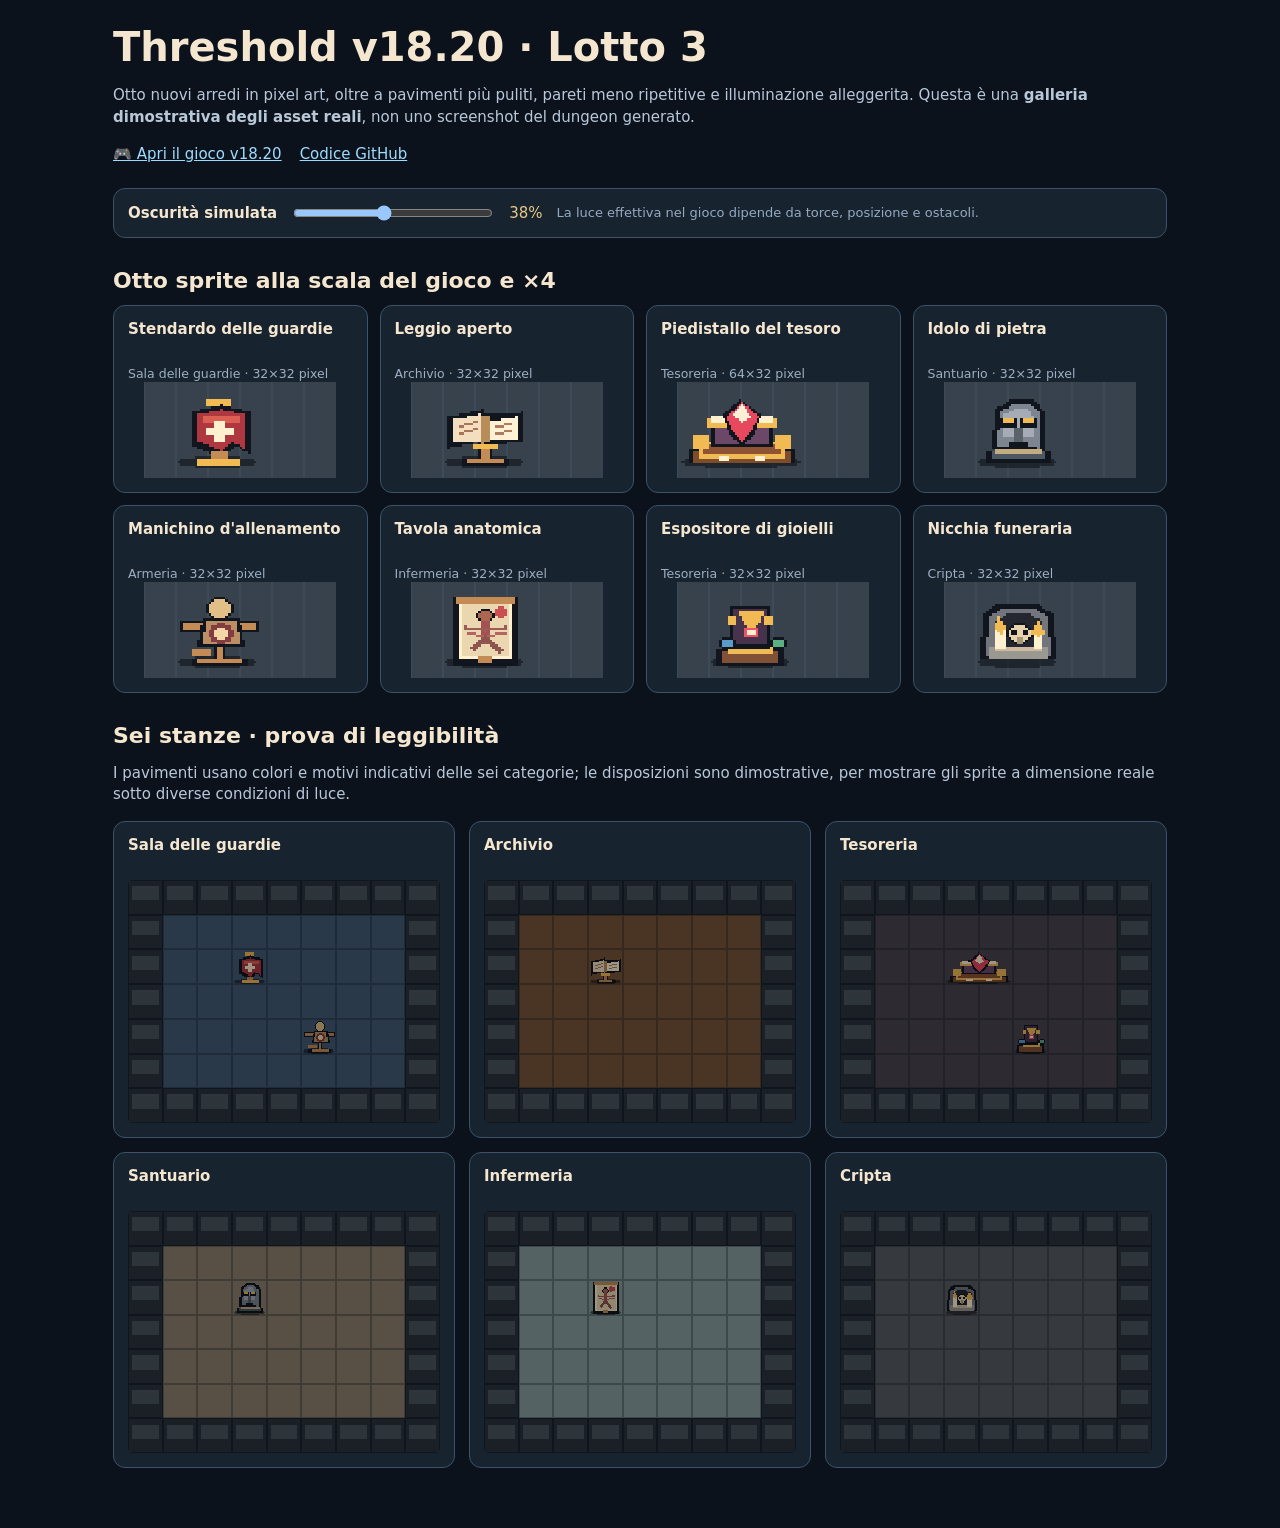
<file: threshold-v18-preview/lotto3-gallery.html>
<!doctype html>
<html lang="it"><head><meta charset="utf-8"><meta name="viewport" content="width=device-width,initial-scale=1">
<title>Threshold v18.20 · Lotto 3</title>
<style>
:root{color-scheme:dark}*{box-sizing:border-box}body{margin:0;background:#0b121c;color:#f5e6d0;font:15px system-ui,Segoe UI,sans-serif}
main{max-width:1090px;padding:24px 18px 60px;margin:auto}
h1{font-size:clamp(25px,4vw,40px);margin:0 0 8px}h2{font-size:22px;margin:30px 0 12px}p{color:#b9c8d8;line-height:1.45}a{color:#9edcff}.muted{color:#96aabf;font-size:13px}
nav{display:flex;gap:18px;flex-wrap:wrap;margin:16px 0 25px}.grid{display:grid;grid-template-columns:repeat(auto-fill,minmax(205px,1fr));gap:12px}
.card{background:#17232f;border:1px solid #3b5269;border-radius:12px;padding:14px;min-width:0}
.card strong{display:block;font-size:15px;min-height:44px}.card small{color:#9eafc2}
canvas{display:block;image-rendering:pixelated;max-width:100%;height:auto}
.sprite{width:192px;height:96px;image-rendering:pixelated;margin:auto}
.room{width:100%;aspect-ratio:9/7;border-radius:5px;image-rendering:pixelated}
.cats{display:grid;grid-template-columns:repeat(auto-fit,minmax(270px,1fr));gap:14px}
.bar{display:flex;gap:14px;align-items:center;flex-wrap:wrap;padding:14px;border:1px solid #3b5269;border-radius:12px;background:#17232f}
input{width:200px}label{font-weight:650}em{font-style:normal;color:#e6c986}
</style></head>
<body><main>
<h1>Threshold v18.20 · Lotto 3</h1>
<p>Otto nuovi arredi in pixel art, oltre a pavimenti più puliti, pareti meno ripetitive e illuminazione alleggerita. Questa è una <strong>galleria dimostrativa degli asset reali</strong>, non uno screenshot del dungeon generato.</p>
<nav><a href="./?v=1820-lotto3">🎮 Apri il gioco v18.20</a><a href="https://github.com/DarkVisor5/DarkVisor5.github.io">Codice GitHub</a></nav>
<div class="bar"><label for="light">Oscurità simulata</label><input type="range" id="light" min="0" max="85" value="38"><em id="lightLabel">38%</em><span class="muted">La luce effettiva nel gioco dipende da torce, posizione e ostacoli.</span></div>
<h2>Otto sprite alla scala del gioco e ×4</h2>
<div class="grid" id="sprites"></div>
<h2>Sei stanze · prova di leggibilità</h2>
<p>I pavimenti usano colori e motivi indicativi delle sei categorie; le disposizioni sono dimostrative, per mostrare gli sprite a dimensione reale sotto diverse condizioni di luce.</p>
<div class="cats" id="rooms"></div>
</main>
<script>
const defs=[
['guardStandard','Stendardo delle guardie','Sala delle guardie',1],
['archiveLectern','Leggio aperto','Archivio',1],
['treasurePedestal','Piedistallo del tesoro','Tesoreria',2],
['sanctuaryStoneIdol','Idolo di pietra','Santuario',1],
['armoryTrainingDummy',"Manichino d'allenamento",'Armeria',1],
['healingAnatomyChart','Tavola anatomica','Infermeria',1],
['treasuryJewelryStand','Espositore di gioielli','Tesoreria',1],
['cryptOfferingNiche','Nicchia funeraria','Cripta',1]
];
const themes=[
['Sala delle guardie','#435b75',[0,4]],['Archivio','#77563a',[1]],
['Tesoreria','#48444f',[2,6]],['Santuario','#8e806c',[3]],
['Infermeria','#879d9d',[5]],['Cripta','#575c61',[7]]];
const atlas=new Image();atlas.src='./assets/sprites/v18_20_lotto3_readability_atlas.png?v=1820';
const spriteArea=document.getElementById('sprites'),roomArea=document.getElementById('rooms');
function blit(c,id,x,y,w=1){const rw=defs[id][3]===2?64:32; c.drawImage(atlas,(id%4)*64+(rw===32?16:0),Math.floor(id/4)*32,rw,32,x,y,w*34,34)}
function render(){
 if(!atlas.complete||!atlas.naturalWidth){return}
 spriteArea.innerHTML='';roomArea.innerHTML='';
 for(let i=0;i<defs.length;i++){
 const [key,name,cat,w]=defs[i],card=document.createElement('div');card.className='card';
 card.innerHTML='<strong>'+name+'</strong><small>'+cat+' · '+(w===2?'64×32':'32×32')+' pixel</small><canvas class="sprite" width="192" height="96"></canvas>';
 spriteArea.append(card);const c=card.querySelector('canvas').getContext('2d');c.imageSmoothingEnabled=false;c.fillStyle='#37424d';c.fillRect(0,0,192,96);c.strokeStyle='#455262';for(let j=0;j<192;j+=32){c.beginPath();c.moveTo(j,0);c.lineTo(j,96);c.stroke()}
 const sx=(192-(w*34*4))/2; // render at 4× using native 34px game tiles
 const rw=defs[i][3]===2?64:32;c.drawImage(atlas,(i%4)*64+(rw===32?16:0),Math.floor(i/4)*32,rw,32,Math.max(0,sx),10,(w===2?128:90),76);
 }
 for(const [name,color,ids] of themes){
 const card=document.createElement('div');card.className='card';card.innerHTML='<strong>'+name+'</strong><canvas class="room" width="306" height="238"></canvas>';
 roomArea.append(card);const c=card.querySelector('canvas').getContext('2d');c.imageSmoothingEnabled=false;
 for(let y=0;y<7;y++)for(let x=0;x<9;x++){
 c.fillStyle=(x===0||x===8||y===0||y===6)?'#2b333b':color;c.fillRect(x*34,y*34,34,34);
 c.strokeStyle=(x===0||x===8||y===0||y===6)?'#17222d':'rgba(12,20,27,.3)';c.strokeRect(x*34+.5,y*34+.5,33,33);
 if(x===0||x===8||y===0||y===6){c.fillStyle='#49545b';c.fillRect(x*34+4,y*34+6,26,14)}
 }
 ids.forEach((id,i)=>blit(c,id,(i===0?3:5)*34,(i===0?2:4)*34,defs[id][3]));
 c.fillStyle='rgba(1,2,5,'+(Number(document.getElementById('light').value)/100)+')';c.fillRect(0,0,306,238);
 }
}
atlas.onload=render;
atlas.onerror=()=>{spriteArea.innerHTML='<p>Impossibile caricare l’atlante: controlla la connessione e ricarica.</p>'};
document.getElementById('light').addEventListener('input',e=>{document.getElementById('lightLabel').textContent=e.target.value+'%';render()});
</script></body></html>
</file>
<file: threshold-v18-preview/css/base.css>
:root{color-scheme:dark;--bg:#0b0e12;--panel:#141a20;--panel2:#1a2129;--card:#10151a;--border:#2b3540;--text:#edf2f6;--muted:#95a2ae;--accent:#78a9ff;--accent2:#243753;--good:#7fd18d;--bad:#df7979}
*{box-sizing:border-box}body{margin:0;background:var(--bg);color:var(--text);font:15px/1.35 system-ui,-apple-system,Segoe UI,Roboto,sans-serif}button{font:inherit;color:inherit;background:#182029;border:1px solid var(--border);border-radius:9px;min-height:40px;padding:8px 11px;cursor:pointer}button:hover{background:#202a35}button:focus-visible{outline:2px solid var(--accent);outline-offset:2px}button:disabled{opacity:.45;cursor:not-allowed}.hidden{display:none!important}.good{color:var(--good)}.bad{color:var(--bad)}
#dungeon-fixed{width:min(1180px,100%);margin:0 auto;padding:14px}.panel{background:var(--panel);border:1px solid var(--border);border-radius:12px}.subtle{color:var(--muted);font-size:12px}.coin{display:inline-grid;place-items:center;width:21px;height:21px;border-radius:50%;background:#c99b29;border:2px solid #f0cf68;color:#62470d;font-size:10px;font-weight:900}.hub-head{display:flex;gap:12px;align-items:center;justify-content:space-between;padding:12px}.hub-actions{display:flex;gap:8px;align-items:center}.sound-toggle{min-width:44px;padding:7px 10px;border-radius:999px;font-weight:800}.hud-tools{display:flex;gap:6px;align-items:center;flex-wrap:wrap}.gold-pill{display:flex;gap:7px;align-items:center;padding:8px 10px;background:var(--panel2);border-radius:9px}.hub-grid{display:grid;grid-template-columns:1fr 1fr;gap:12px;margin-top:12px}.hub-grid>section{padding:12px}.section-head{display:flex;align-items:center;justify-content:space-between;gap:10px}.slot-grid{display:grid;grid-template-columns:repeat(5,1fr);gap:6px;margin-top:8px}.owned-grid,.shop-grid{display:grid;grid-template-columns:1fr 1fr;gap:7px;margin-top:10px}.shop-tabs{display:flex;gap:5px;flex-wrap:wrap}.tab-on{background:var(--accent2)!important;border-color:var(--accent)!important}.welcome-screen{position:relative;min-height:78vh;display:flex;align-items:center;justify-content:center;margin-bottom:14px;overflow:hidden;background:#090b10}.welcome-media{position:absolute;inset:0;z-index:0;width:100%;height:100%;overflow:hidden;background:#090b10}.welcome-media picture,.welcome-media img{display:block;width:100%;height:100%}.welcome-media img{object-fit:cover;object-position:64% center}.welcome-screen::before{content:'';position:absolute;inset:0;z-index:1;background:linear-gradient(90deg,rgba(6,8,12,.76) 0%,rgba(6,8,12,.44) 34%,rgba(6,8,12,.18) 58%,rgba(6,8,12,.52) 100%),linear-gradient(180deg,rgba(6,8,12,.10) 0%,rgba(6,8,12,.18) 38%,rgba(6,8,12,.78) 100%)}.welcome-screen::after{content:'';position:absolute;inset:-4%;z-index:1;background:radial-gradient(circle at 20% 36%,rgba(255,223,154,.12),transparent 24%),radial-gradient(circle at 78% 24%,rgba(217,156,40,.08),transparent 30%),radial-gradient(circle at 50% 100%,rgba(0,0,0,.36),transparent 38%);pointer-events:none}.welcome-hero{position:relative;z-index:2;display:flex;align-items:center;justify-content:center;width:100%;padding:32px}.welcome-center{display:flex;align-items:center;justify-content:flex-start;width:min(1180px,100%);padding:0 clamp(6px,3vw,28px)}.welcome-card{display:flex;flex-direction:column;align-items:flex-start;justify-content:center;gap:14px;text-align:left;width:min(560px,100%);padding:28px 26px 24px;border-radius:22px;background:linear-gradient(180deg,rgba(10,14,20,.52),rgba(10,14,20,.80));border:1px solid rgba(224,186,107,.26);box-shadow:0 20px 60px rgba(0,0,0,.4),inset 0 1px 0 rgba(255,255,255,.06);backdrop-filter:blur(8px)}.welcome-kicker{font-size:11px;letter-spacing:.18em;text-transform:uppercase;color:#d6c08d}.welcome-title{font-size:56px;line-height:.95;font-weight:950;letter-spacing:.03em;color:#fff;text-shadow:0 6px 28px rgba(0,0,0,.55)}.welcome-sub{max-width:440px;color:#e7dcc2;font-size:15px;line-height:1.45;text-shadow:0 2px 10px rgba(0,0,0,.5)}.welcome-start{min-width:220px;min-height:58px;border-radius:999px;font-size:20px;font-weight:800;letter-spacing:.04em;padding:0 28px;box-shadow:0 12px 36px rgba(0,0,0,.45),0 0 0 1px rgba(255,255,255,.06) inset;background:linear-gradient(180deg,#f5d47b 0%,#d99c28 100%);border:1px solid #8b6217;color:#201406;text-transform:uppercase}.welcome-start:hover{filter:brightness(1.05)}.welcome-start:active{transform:translateY(1px)}.welcome-mobile-notes{display:flex;gap:8px;flex-wrap:wrap;justify-content:flex-start}.welcome-pill{padding:7px 11px;border-radius:999px;background:rgba(21,28,36,.78);border:1px solid rgba(255,255,255,.08);color:#dbe4ec;font-size:12px}.welcome-caption{position:absolute;left:24px;right:24px;bottom:20px;z-index:2;text-align:center;color:#f0e7d2;font-size:13px;text-shadow:0 2px 8px rgba(0,0,0,.75)}@media (max-width:980px){.welcome-screen{background-position:60% center}.welcome-center{justify-content:center;padding:0 12px}.welcome-card{text-align:center;align-items:center;width:min(560px,100%)}.welcome-mobile-notes{justify-content:center}.welcome-sub{max-width:460px}}@media (max-width:820px){.welcome-title{font-size:48px}.welcome-sub{font-size:14px}}.primary{background:var(--accent2);border-color:var(--accent)}.banner{margin-top:10px;padding:10px}
.status-grid{display:grid;grid-template-columns:90px minmax(210px,2fr) 110px minmax(145px,1fr) minmax(145px,1fr);gap:8px}.hud-toggle-row{display:flex;align-items:center;justify-content:space-between;gap:10px;flex-wrap:wrap;margin-top:8px;background:var(--panel);border:1px solid var(--border);border-radius:11px;padding:10px 12px}.hud-focus{font-size:13px;font-weight:700}.hud-focus small{display:block;font-size:11px;color:var(--muted);font-weight:400;margin-top:2px}.hud-toggle-btn{min-height:36px;padding:8px 14px;border-radius:999px;background:var(--panel2);font-size:12px;font-weight:800}.hud-extra{margin-top:8px}.stat-card{background:var(--panel);border:1px solid var(--border);border-radius:11px;padding:9px 10px;min-width:0}.stat-label{text-transform:uppercase;letter-spacing:.08em;font-size:10px;color:var(--muted)}.stat-value{font-size:20px;font-weight:800}.hp-line,.meter-head{display:flex;align-items:center;justify-content:space-between;gap:8px}.meter{height:8px;background:#090c10;border-radius:999px;overflow:hidden;margin-top:7px}.meter>div{height:100%;width:0;border-radius:inherit;transition:width .15s}.meter-state{font-size:10px;color:var(--muted);margin-top:4px}.hp-low{animation:pulsehp .8s ease-in-out infinite alternate}@keyframes pulsehp{from{border-color:#5b3333}to{border-color:#df6666}}
.quick-hud{display:grid;grid-template-columns:minmax(260px,1.3fr) minmax(220px,1fr) minmax(220px,1fr);gap:8px}.quick-card{background:var(--card);border:1px solid var(--border);border-radius:11px;padding:9px 11px;display:flex;align-items:center;gap:10px;min-width:0}.quick-icon{font-size:25px;width:32px;text-align:center;flex:0 0 auto}.quick-main{min-width:0}.quick-title{font-weight:800;white-space:nowrap;overflow:hidden;text-overflow:ellipsis}.quick-meta,.quick-effect{font-size:11px;color:var(--muted);margin-top:2px}.free-actions{font-size:12px;color:#cbd5df}.mission-panel{margin-top:8px;padding:10px}.mission-grid{display:grid;grid-template-columns:repeat(3,1fr);gap:7px;margin-top:8px}.mission-grid>div{background:var(--card)!important;border:1px solid var(--border)!important;border-radius:9px!important;padding:8px!important}
.game-layout{display:grid;grid-template-columns:minmax(0,1fr) 300px;gap:10px;margin-top:9px}.board-shell{background:#0e1318;border:1px solid var(--border);border-radius:12px;padding:7px}.board-shell canvas{display:block;width:100%;max-width:510px;aspect-ratio:1;margin:auto;border-radius:8px;image-rendering:auto} .board-shell{position:relative}.vision-legend{display:flex;justify-content:center;gap:13px;flex-wrap:wrap;color:var(--muted);font-size:11px;margin-top:7px}.legend-dot{display:inline-block;width:9px;height:9px;border-radius:2px;margin-right:4px;vertical-align:-1px}.preview-row{display:grid;grid-template-columns:minmax(0,1fr) auto;gap:7px;align-items:stretch;margin-top:7px}.info-strip{background:var(--card);border:1px solid var(--border);border-radius:9px;padding:8px 10px;text-align:center;font-size:12px;margin-top:7px}.preview-row .info-strip{margin-top:0}.preview-toggle{min-width:158px;white-space:nowrap;font-size:12px;font-weight:800}.preview-toggle[aria-pressed="true"]{background:var(--accent2);border-color:var(--accent)}.controls{display:flex;justify-content:center;gap:10px;align-items:center;margin-top:9px}.dpad{display:grid;grid-template-columns:repeat(3,44px);gap:5px}.dpad button{width:44px;height:44px;padding:0}.actions{display:grid;gap:6px;min-width:155px}.primary{background:var(--accent2);border-color:var(--accent);font-weight:800}.kbd-help{text-align:center;color:var(--muted);font-size:10px;margin-top:5px}.action-panel{margin-top:8px;padding:10px}.action-row{display:flex;justify-content:space-between;gap:10px;align-items:center;flex-wrap:wrap}.action-buttons{display:flex;gap:6px;flex-wrap:wrap}.choice-grid{display:grid;grid-template-columns:repeat(3,1fr);gap:7px;margin-top:8px}.choice-grid button{text-align:left;min-height:86px}
.side-tabs{display:grid;grid-template-columns:repeat(4,1fr);gap:4px;padding:4px;background:var(--panel);border:1px solid var(--border);border-radius:10px}.side-tabs button{font-size:11px;min-height:38px;padding:6px}.side-panel{margin-top:8px;padding:10px;background:var(--panel);border:1px solid var(--border);border-radius:11px}.gear-head{display:flex;justify-content:space-between;gap:8px}.gear-stats{display:grid;grid-template-columns:1fr 1fr;gap:4px 8px;color:var(--muted);font-size:12px;margin-top:7px}.gear-stats span:nth-child(even){text-align:right;color:var(--text)}.durability-pips{letter-spacing:.08em;color:#e3c06e!important;font-size:13px}.event-near-tip{pointer-events:none}.visual-cue-key{display:inline-grid;place-items:center;min-width:18px;height:18px;border-radius:5px;background:var(--card);border:1px solid var(--border);font-size:11px}#currentMatchup{background:var(--card);border:1px solid var(--border);border-radius:8px;padding:8px;margin-top:8px;font-size:12px}#runBuffs{display:flex;gap:5px;flex-wrap:wrap;margin-top:8px;font-size:10px}#runBuffs span{background:var(--card);padding:4px 6px;border-radius:6px}#inventory{display:grid;gap:6px;margin-top:8px}#inventory>div{background:var(--card)!important;border:1px solid var(--border);border-radius:8px;padding:7px!important}#inventory button{min-height:30px;padding:4px 8px;font-size:11px}#log{display:grid;gap:5px}#log>div{background:var(--card)!important;border-radius:7px;padding:6px!important}.vision-rules{display:grid;gap:7px;font-size:12px}.vision-rule{background:var(--card);border:1px solid var(--border);border-radius:8px;padding:8px}
#ownedCards button,#shop button{width:100%;text-align:left}#shop>div{background:var(--card)!important;border:1px solid var(--border)!important;border-radius:9px!important;padding:9px!important}.banner:not(.hidden){display:block}
@media(max-width:900px){.status-grid{grid-template-columns:90px minmax(200px,1fr) 100px}.stat-alarm,.stat-instability{grid-column:span 1}.quick-hud{grid-template-columns:1fr 1fr}.quick-hud .free-card{grid-column:1/-1}.game-layout{grid-template-columns:1fr}.side-tabs{margin-top:4px}}
@media(max-width:620px){#dungeon-fixed{padding:8px}.hub-grid{grid-template-columns:1fr}.owned-grid,.shop-grid{grid-template-columns:1fr}.status-grid{grid-template-columns:1fr 1fr}.stat-hp{grid-column:1/-1}.quick-hud{grid-template-columns:1fr}.mission-grid{grid-template-columns:1fr}.preview-row{grid-template-columns:1fr}.preview-toggle{width:100%}.controls{align-items:stretch}.actions{min-width:130px}.choice-grid{grid-template-columns:1fr}.side-tabs{grid-template-columns:1fr 1fr}.hub-head{align-items:flex-start}.hub-actions{flex-wrap:wrap;justify-content:flex-end}}

.floor-rule{margin-top:8px;padding:9px 11px;background:linear-gradient(180deg,#141b23,#10161c);border:1px solid var(--border);border-radius:10px;display:flex;gap:10px;align-items:flex-start;justify-content:space-between}.floor-rule-main{min-width:0}.floor-rule-title{font-weight:900}.floor-rule-desc{font-size:11px;color:var(--muted);margin-top:2px}.role-legend{display:flex;gap:5px;flex-wrap:wrap;justify-content:flex-end;font-size:10px;color:var(--muted)}.role-chip{border:1px solid var(--border);background:var(--card);border-radius:999px;padding:3px 6px;white-space:nowrap}.role-chip strong{color:var(--text)}

.icon-inline{display:inline-block;width:16px;height:16px;object-fit:contain;vertical-align:-3px;image-rendering:auto}
.icon-sm{width:14px;height:14px}.icon-md{width:18px;height:18px}.icon-lg{width:24px;height:24px}.icon-xl{width:34px;height:34px}
.shop-icon .icon-inline{width:32px;height:32px;vertical-align:0}.deck-slot .icon-inline{width:24px;height:24px;vertical-align:0}.reward-icon .icon-inline{width:30px;height:30px;vertical-align:0}
.sound-toggle .icon-inline{width:20px;height:20px;vertical-align:0}.buff-chip .icon-inline,.role-chip .icon-inline,.room-chip .icon-inline,.mission-head .icon-inline,.inv-title .icon-inline{margin-right:4px}
.room-chip .icon-inline{margin-right:6px}.shop-tab .icon-inline{width:17px;height:17px;vertical-align:-4px}.target-btn .icon-inline{margin-right:4px}

@media(max-width:700px){.floor-rule{display:block}.role-legend{justify-content:flex-start;margin-top:7px}}
@media(prefers-reduced-motion:reduce){*{scroll-behavior:auto!important;transition:none!important}.hp-low{animation:none}}

/* v14.8 playtest polish */
button{transition:transform .08s ease,filter .12s ease,border-color .12s ease,background .12s ease}button:hover:not(:disabled){filter:brightness(1.08)}button:active:not(:disabled){transform:translateY(1px)}button:focus-visible{outline:2px solid #e0ba6b;outline-offset:2px}
.help-btn{min-width:42px;padding:7px 10px;border-radius:999px;font-weight:900}.build-tag{font-size:9px;letter-spacing:.09em;text-transform:uppercase;color:#8f9aa6;margin-top:3px}
.guide-overlay{position:fixed;inset:0;z-index:180;display:grid;place-items:center;padding:18px;background:rgba(4,6,9,.82);backdrop-filter:blur(8px)}.guide-card{width:min(760px,100%);max-height:min(90svh,760px);overflow:auto;background:linear-gradient(180deg,#171d24,#0e1318);border:1px solid #465361;border-radius:18px;padding:18px;box-shadow:0 30px 90px rgba(0,0,0,.72)}.guide-head{display:flex;align-items:flex-start;justify-content:space-between;gap:12px}.guide-title{font-size:25px;font-weight:950}.guide-sub{color:var(--muted);font-size:12px;margin-top:4px;max-width:560px}.guide-grid{display:grid;grid-template-columns:repeat(2,1fr);gap:9px;margin-top:14px}.guide-item{display:flex;gap:10px;align-items:flex-start;background:var(--card);border:1px solid var(--border);border-radius:12px;padding:11px}.guide-item .gi{width:38px;height:38px;display:grid;place-items:center;flex:0 0 38px;border-radius:10px;background:#202a34;border:1px solid #3d4a58;font-size:20px}.guide-item strong{display:block;font-size:13px}.guide-item span{display:block;color:var(--muted);font-size:11px;line-height:1.35;margin-top:3px}.guide-bottom{display:flex;align-items:center;justify-content:space-between;gap:10px;margin-top:14px;flex-wrap:wrap}.guide-tip{font-size:11px;color:#cabd9d}.guide-bottom .primary{min-width:160px}
.floor-splash{position:fixed;left:50%;top:14%;z-index:120;transform:translate(-50%,-8px);opacity:0;pointer-events:none;width:min(520px,calc(100vw - 28px));padding:12px 15px;border-radius:14px;background:rgba(9,12,16,.94);border:1px solid #6b5a37;box-shadow:0 16px 46px rgba(0,0,0,.55);text-align:center;transition:opacity .18s ease,transform .18s ease}.floor-splash.show{opacity:1;transform:translate(-50%,0)}.floor-splash strong{display:block;font-size:18px;letter-spacing:.04em}.floor-splash span{display:block;color:#c8c0b0;font-size:11px;margin-top:4px;line-height:1.35}
.first-run-banner{margin-top:10px;padding:10px 12px;border:1px solid #5b4e33;background:linear-gradient(180deg,#1b1811,#13120f);border-radius:11px;font-size:12px}.first-run-banner strong{color:#f0ce88}.first-run-banner span{color:var(--muted)}
@media(max-width:700px){.guide-overlay{padding:8px}.guide-card{border-radius:16px;padding:14px;max-height:92svh}.guide-title{font-size:21px}.guide-grid{grid-template-columns:1fr;gap:7px}.guide-item{padding:9px}.guide-bottom .primary{width:100%;min-height:50px}.floor-splash{top:9%;padding:10px 12px}.floor-splash strong{font-size:16px}.help-btn{min-width:42px;min-height:42px}}


.progress-panel{margin-top:12px;padding:12px}.progress-top{display:flex;align-items:center;justify-content:space-between;gap:10px;flex-wrap:wrap}.objectives-btn{min-height:38px;padding:8px 14px;border-radius:999px;background:var(--panel2);font-size:12px;font-weight:800}.objectives-wrap{margin-top:10px}.progress-stats{display:grid;grid-template-columns:repeat(5,1fr);gap:7px;margin-top:9px}.progress-stat{background:var(--card);border:1px solid var(--border);border-radius:9px;padding:8px}.progress-stat strong{display:block;font-size:18px}.milestone-grid{display:grid;grid-template-columns:repeat(4,1fr);gap:7px;margin-top:9px}.milestone{background:var(--card);border:1px solid var(--border);border-radius:9px;padding:8px;font-size:12px}.milestone.locked{opacity:.72}.milestone.unlocked{border-color:#557c60}.milestone .meter{height:5px;margin-top:6px}.objective-claim{width:100%;margin-top:8px;min-height:36px;padding:6px 9px;font-size:11px;background:linear-gradient(180deg,#3d3320,#251f16);border-color:#8c6f3d;color:#f0ce88;font-weight:900}.objective-badge{display:inline-block;margin-top:6px;padding:3px 8px;border-radius:999px;background:rgba(106,180,122,.10);border:1px solid rgba(106,180,122,.35);color:#9edaaa;font-size:10px;font-weight:800}
.boss-banner{margin-top:8px;padding:9px 11px;display:grid;grid-template-columns:auto 1fr auto;gap:10px;align-items:center}.boss-banner .boss-icon{font-size:24px}.boss-banner .boss-name{font-weight:900}.boss-banner .boss-state{font-size:11px;color:var(--muted)}.boss-banner .meter{margin-top:4px}
.run-toast{min-height:0;text-align:center;font-weight:900;color:#fff;opacity:0;transform:translateY(-3px);transition:opacity .15s,transform .15s;pointer-events:none}.run-toast.show{opacity:1;transform:translateY(0);margin-top:7px;padding:8px 10px;background:#202833;border:1px solid #425365;border-radius:9px}
.special-room-strip{margin-top:7px;display:flex;justify-content:center;gap:7px;flex-wrap:wrap;font-size:10px;color:var(--muted)}.room-chip{border:1px solid var(--border);background:var(--card);border-radius:999px;padding:3px 7px}.danger-panel{border-color:#6f3f45!important}.danger-panel strong{color:#ffb0b8}.puzzle-panel{border-color:#6f5b3d!important;background:linear-gradient(180deg,#17140f,#11100d)!important}.puzzle-panel strong{color:#f0ce88}.puzzle-inscription{margin-top:8px;padding:12px;border:1px solid #5f5138;border-radius:10px;background:#0d0b08;font-family:Georgia,serif;font-size:15px;line-height:1.55;letter-spacing:.04em;color:#e5d7b8;white-space:pre-wrap}.threshold-strip{margin-top:6px;padding:8px 10px;border:1px solid #5c4b31;border-radius:10px;background:linear-gradient(180deg,rgba(35,29,19,.94),rgba(20,18,14,.96));display:flex;align-items:center;gap:9px;min-height:42px;box-shadow:inset 0 1px 0 rgba(255,255,255,.03)}.threshold-strip.hidden{display:none}.threshold-icon{width:30px;height:30px;flex:0 0 30px;display:grid;place-items:center;border-radius:8px;background:#18140e;border:1px solid #6a5636;font-size:18px}.threshold-copy{min-width:0;flex:1}.threshold-copy strong{display:block;color:#f0ce88;font-size:12px}.threshold-copy span{display:block;color:#c9c2b2;font-size:10px;line-height:1.35;margin-top:2px}.threshold-step{flex:0 0 auto;padding:4px 7px;border-radius:999px;background:#282116;border:1px solid #665230;color:#e9c77f;font-size:9px;font-weight:900;white-space:nowrap}.puzzle-note{margin-top:8px;padding:8px 10px;border-left:3px solid #8e7040;background:rgba(103,80,43,.10);color:#cfc3aa;font-size:11px;line-height:1.45}.puzzle-panel{box-shadow:0 18px 55px rgba(0,0,0,.48)}.puzzle-actions{display:flex;justify-content:flex-end;gap:8px;margin-top:10px}.puzzle-note{font-size:11px;color:var(--muted);margin-top:7px}
@media(max-width:700px){.progress-stats{grid-template-columns:1fr 1fr}.milestone-grid{grid-template-columns:1fr 1fr}.boss-banner{grid-template-columns:auto 1fr}.boss-banner>strong:last-child{grid-column:2}.shop-grid{grid-template-columns:1fr}.shop-item{min-height:176px}.status-grid{grid-template-columns:1fr 1fr}.hud-toggle-row{align-items:flex-start}.hud-toggle-btn{width:100%}.quick-hud{grid-template-columns:1fr}}
@media(max-width:430px){.milestone-grid{grid-template-columns:1fr}}

/* v9: generated components no longer depend on Tailwind */
.deck-slot{min-height:52px;border:1px solid var(--border);background:var(--panel2);border-radius:8px;padding:6px;text-align:center}.deck-slot .deck-name{font-size:9px;margin-top:2px}.empty-note{font-size:12px;color:var(--muted)}.owned-card{border-color:var(--border);background:var(--panel2);font-size:12px;text-align:left;padding:7px 9px}.owned-card.selected-card{border-color:var(--accent);background:var(--accent2)}.shop-tab{min-height:32px;padding:4px 8px;font-size:12px}.shop-item{position:relative;display:flex;flex-direction:column;justify-content:space-between;min-height:190px;padding:12px;border:1px solid #695432;border-radius:16px;background:linear-gradient(180deg,#2b2418 0%,#181410 100%);box-shadow:0 10px 22px rgba(0,0,0,.26),inset 0 1px 0 rgba(255,255,255,.05)}.shop-item::before{content:"";position:absolute;inset:6px;border:1px solid rgba(224,188,115,.16);border-radius:12px;pointer-events:none}.shop-card-top{display:flex;align-items:flex-start;justify-content:space-between;gap:10px}.shop-icon{width:46px;height:46px;border-radius:12px;display:grid;place-items:center;font-size:26px;background:linear-gradient(180deg,#3a2e1a 0%,#20180f 100%);border:1px solid #8c6f3d;box-shadow:inset 0 1px 0 rgba(255,255,255,.08)}.shop-meta{flex:1;min-width:0}.shop-title{font-size:13px;font-weight:900;line-height:1.15}.shop-cat{display:inline-block;margin-top:4px;padding:2px 8px;border-radius:999px;border:1px solid rgba(240,206,136,.18);background:rgba(240,206,136,.08);font-size:10px;color:#e9d2a1;text-transform:uppercase;letter-spacing:.06em}.shop-desc{font-size:11px;color:#cabda4;margin-top:10px;line-height:1.35;min-height:58px}.shop-foot{display:flex;align-items:center;justify-content:space-between;gap:10px;margin-top:10px}.shop-price{font-size:16px;font-weight:900;color:#f0ce88}.shop-action{width:100%;min-height:34px;margin-top:10px;padding:6px 9px;font-size:11px}.shop-owned{opacity:.72}.shop-locked{filter:saturate(.75)}.log-entry{background:var(--card);border-radius:7px;padding:6px}.inv-row{display:flex;align-items:center;justify-content:space-between;gap:8px}.inv-main{min-width:0}.inv-title{font-size:12px;font-weight:800}.inv-meta{font-size:10px;color:var(--muted);margin-top:2px}.inv-actions{display:flex;gap:5px;flex-wrap:wrap;justify-content:flex-end}.inv-actions button{min-height:30px;padding:4px 8px;font-size:11px}.danger-action{border-color:#69434a;color:#f2a9b0}.mission-card{background:var(--card);border:1px solid var(--border);border-radius:9px;padding:8px;font-size:12px}.mission-head{display:flex;justify-content:space-between;gap:8px}.mission-desc{margin-top:4px;font-size:10px;color:var(--muted)}.mission-progress{height:6px;overflow:hidden;border-radius:999px;background:#090c10;margin-top:6px}.mission-progress>div{height:100%;background:#6f91c7;border-radius:inherit}.mission-reward{font-size:10px;margin-top:4px}.buff-chip{background:var(--card);padding:4px 6px;border-radius:6px}.reward-icon{font-size:19px}.reward-name{font-size:13px;font-weight:800;margin-top:3px}.reward-desc{font-size:11px;color:var(--muted);margin-top:3px}
.target-panel{margin-top:7px;padding:9px 10px;background:#171e26;border:1px solid #4d6580;border-radius:10px}.target-head{display:flex;justify-content:space-between;gap:8px;align-items:center}.target-grid{display:grid;grid-template-columns:repeat(2,minmax(0,1fr));gap:6px;margin-top:7px}.target-btn{text-align:left;min-height:50px;padding:7px 9px}.target-btn.selected{border-color:var(--accent);background:var(--accent2)}.target-note{font-size:10px;color:var(--muted);margin-top:5px}
.summary-screen{padding:16px;max-width:820px;margin:18px auto}.summary-title{font-size:24px;font-weight:900}.summary-sub{color:var(--muted);margin-top:4px}.summary-grid{display:grid;grid-template-columns:repeat(4,1fr);gap:8px;margin-top:14px}.summary-stat,.record-card{background:var(--card);border:1px solid var(--border);border-radius:10px;padding:10px}.summary-stat span,.record-card span{display:block;color:var(--muted);font-size:10px;text-transform:uppercase;letter-spacing:.06em}.summary-stat strong,.record-card strong{display:block;font-size:20px;margin-top:2px}.summary-unlocks{margin-top:12px;padding:11px;background:var(--panel2);border:1px solid var(--border);border-radius:10px}.summary-actions{display:flex;gap:8px;justify-content:flex-end;flex-wrap:wrap;margin-top:14px}.record-note{margin-top:5px;font-size:11px;color:var(--muted)}
.room-chip.unknown{opacity:.68;border-style:dashed}.room-chip.discovered{border-color:#516475}.telegraph-note{color:#ffb38e;font-weight:800}.stairs-free{font-size:10px;color:var(--muted)}
@media(max-width:620px){.target-grid{grid-template-columns:1fr}.summary-grid{grid-template-columns:1fr 1fr}.summary-actions button{flex:1 1 140px}}


.mobile-only{display:none!important}
@media (max-width:700px){
  html,body{min-height:100%;overscroll-behavior-y:contain;background:#080b0f}
  body{font-size:14px;-webkit-tap-highlight-color:transparent}
  button{min-height:46px;touch-action:manipulation}
  #dungeon-fixed{width:100%;padding:0 8px calc(126px + env(safe-area-inset-bottom));overflow-x:hidden}
  .mobile-only{display:initial!important}

  /* Welcome: true mobile splash */
  canvas{max-width:min(96vw,560px)}
  .board-shell{padding:2px 0 4px}
  .vision-legend{font-size:10px;gap:9px}
  #combatHint,.preview-row .info-strip{font-size:11px}
  .welcome-media img{object-position:center top}
  .welcome-screen{min-height:100svh;margin:0 -8px 0;width:calc(100% + 16px);border-radius:0;border-left:0;border-right:0;background-position:center 24%;background-size:cover}.welcome-screen::before{background:linear-gradient(180deg,rgba(6,8,12,.10) 0%,rgba(6,8,12,.14) 20%,rgba(6,8,12,.34) 48%,rgba(6,8,12,.88) 100%),linear-gradient(90deg,rgba(6,8,12,.16) 0%,rgba(6,8,12,0) 28%,rgba(6,8,12,0) 72%,rgba(6,8,12,.16) 100%)}
  .welcome-hero{align-items:flex-end;padding:22px 14px calc(96px + env(safe-area-inset-bottom))}.welcome-center{justify-content:center;padding:0}.welcome-card{width:100%;max-width:100%;padding:18px 16px 16px;border-radius:18px;gap:12px;background:linear-gradient(180deg,rgba(8,11,15,.38),rgba(8,11,15,.86));text-align:center;align-items:center}.welcome-kicker{font-size:10px;letter-spacing:.22em}.welcome-title{font-size:38px}.welcome-sub{font-size:13px;line-height:1.42;max-width:none}.welcome-start{width:100%;min-width:0;min-height:58px;font-size:18px}.welcome-mobile-notes{width:100%;gap:6px;justify-content:center}.welcome-pill{flex:1 1 30%;min-width:86px;padding:6px 8px;font-size:11px}.welcome-caption{left:14px;right:14px;bottom:max(16px,env(safe-area-inset-bottom));font-size:11px}@media (max-width:700px) and (orientation:landscape){.welcome-media img{object-position:68% center}.welcome-screen{min-height:100svh;background-position:68% center}.welcome-screen::before{background:linear-gradient(90deg,rgba(6,8,12,.80) 0%,rgba(6,8,12,.40) 40%,rgba(6,8,12,.18) 68%,rgba(6,8,12,.40) 100%),linear-gradient(180deg,rgba(6,8,12,.12) 0%,rgba(6,8,12,.70) 100%)}.welcome-hero{align-items:center;padding:14px 14px 54px}.welcome-center{justify-content:flex-start}.welcome-card{width:min(420px,58vw);align-items:flex-start;text-align:left;padding:16px 16px 14px}.welcome-mobile-notes{justify-content:flex-start}.welcome-title{font-size:34px}.welcome-sub{font-size:12px}.welcome-start{width:auto;min-width:180px;min-height:50px;font-size:16px}}
@media (hover:none) and (pointer:coarse) and (orientation:landscape){.welcome-media img{object-position:68% center}.welcome-screen{min-height:100svh;background-position:68% center}.welcome-screen::before{background:linear-gradient(90deg,rgba(6,8,12,.80) 0%,rgba(6,8,12,.40) 40%,rgba(6,8,12,.18) 68%,rgba(6,8,12,.40) 100%),linear-gradient(180deg,rgba(6,8,12,.12) 0%,rgba(6,8,12,.70) 100%)}.welcome-hero{align-items:center;padding:14px 14px 54px}.welcome-center{justify-content:flex-start}.welcome-card{width:min(420px,58vw);align-items:flex-start;text-align:left;padding:16px 16px 14px}.welcome-mobile-notes{justify-content:flex-start}.welcome-title{font-size:34px}.welcome-sub{font-size:12px}.welcome-start{width:auto;min-width:180px;min-height:50px;font-size:16px}}@media (max-width:420px){.welcome-title{font-size:34px}.welcome-sub{font-size:12px}.welcome-pill{min-width:78px;font-size:10px}.welcome-start{min-height:54px;font-size:17px}}

  /* Camp: one clear vertical flow */
  #hub{padding-bottom:20px}.hub-head{position:sticky;top:0;z-index:35;margin:0 -8px;border-radius:0 0 12px 12px;padding:9px 10px;background:rgba(20,26,32,.96);backdrop-filter:blur(12px)}
  .hub-actions{gap:6px}.hub-actions .gold-pill{padding:6px 8px}.hub-actions #enterBtn{min-height:48px;padding-inline:15px}
  .hub-grid{grid-template-columns:1fr;gap:9px;margin-top:9px}.hub-grid>section{padding:10px}
  .slot-grid{grid-template-columns:repeat(5,minmax(58px,1fr));gap:5px;overflow-x:auto;padding-bottom:2px}.deck-slot{min-height:64px}
  .owned-grid,.shop-grid{grid-template-columns:1fr;gap:8px}.shop-item{min-height:164px;padding:11px}.shop-desc{min-height:0}
  .shop-tabs{display:grid;grid-template-columns:repeat(4,1fr);gap:5px}.shop-tab{min-width:0;padding:5px 3px;white-space:nowrap}
  .progress-stats{grid-template-columns:1fr 1fr}.milestone-grid{grid-template-columns:1fr}.progress-panel{padding:10px}

  /* Main HUD: the five essentials, alarm and instability together */
  #game{padding-bottom:12px}
  .status-grid{grid-template-columns:repeat(6,minmax(0,1fr));gap:5px;margin-top:6px}
  .status-grid>.stat-card{padding:7px 8px;border-radius:9px}
  .status-grid>.stat-card:nth-child(1){grid-column:span 1}.status-grid>.stat-card:nth-child(2){grid-column:span 3}.status-grid>.stat-card:nth-child(3){grid-column:span 2}
  .status-grid>.stat-card:nth-child(4),.status-grid>.stat-card:nth-child(5){grid-column:span 3}
  .stat-label{font-size:8px}.stat-value{font-size:17px}.meter{height:7px;margin-top:5px}.meter-state{font-size:9px;margin-top:2px}
  #hpCard .meter-state{display:none}.gold-pill{gap:4px}.coin{width:18px;height:18px}
  .hud-toggle-row{padding:7px 8px;gap:6px;margin-top:6px;position:relative}.hud-focus{font-size:12px;flex:1;min-width:0}.hud-focus small{display:none}.hud-tools{flex-wrap:nowrap;gap:4px}.sound-toggle{min-width:42px}.hud-toggle-btn{padding:6px 9px;min-height:42px;font-size:0}.hud-toggle-btn::first-letter{font-size:16px}
  .hud-extra{margin-top:6px}.quick-hud{grid-template-columns:1fr}.mission-grid{grid-template-columns:1fr}.floor-rule{display:block}.role-legend{justify-content:flex-start;margin-top:7px}

  /* Board owns the screen. */
  .game-layout{display:block;margin-top:6px}.game-layout main{min-width:0}.board-shell{padding:3px;border-radius:10px;margin:0 -2px;background:#090d12}
  .board-shell canvas{width:100%;max-width:none;border-radius:7px;touch-action:none;user-select:none;-webkit-user-select:none}
  .preview-row{display:none}.kbd-help{display:none}.vision-legend,.special-room-strip{display:none}.mobile-board-focus{display:flex;align-items:center;justify-content:space-between;gap:8px;margin:6px 0 2px;padding:7px 9px;border:1px solid #33404c;border-radius:10px;background:rgba(16,21,27,.92);font-size:11px;color:#dbe4ec}.mobile-board-focus strong{font-size:12px;color:#fff}.mobile-board-focus small{display:block;color:#9fb0c0;font-size:10px}
  #combatHint{font-size:11px;padding:6px 8px;margin-top:5px;min-height:30px}
  .threshold-strip{padding:7px 8px;gap:7px;min-height:39px}.threshold-icon{width:27px;height:27px;flex-basis:27px;font-size:16px}.threshold-copy strong{font-size:11px}.threshold-copy span{font-size:9px}.threshold-step{font-size:8px;padding:3px 6px}
  .run-toast.show{position:fixed;left:50%;top:8px;transform:translateX(-50%);z-index:90;width:max-content;max-width:calc(100vw - 24px);margin:0;box-shadow:0 8px 24px rgba(0,0,0,.45)}

  /* Thumb controls: persistent, large, safe-area aware. */
  .controls{position:fixed;left:0;right:0;bottom:0;z-index:70;margin:0;padding:8px max(10px,env(safe-area-inset-right)) calc(8px + env(safe-area-inset-bottom)) max(10px,env(safe-area-inset-left));display:flex;align-items:center;justify-content:space-between;gap:10px;background:linear-gradient(180deg,rgba(10,14,19,.90),rgba(10,14,19,.985));border-top:1px solid #313c48;box-shadow:0 -10px 30px rgba(0,0,0,.35);backdrop-filter:blur(12px)}
  .dpad{grid-template-columns:repeat(3,48px);gap:4px;flex:0 0 auto}.dpad button{width:48px;height:48px;min-height:48px;border-radius:12px;font-size:18px;padding:0}
  .actions{display:grid;grid-template-columns:1fr 1fr;gap:5px;flex:1;min-width:0;max-width:196px}.actions button{min-height:46px;padding:6px 7px;font-size:12px}.actions #attackBtn{grid-column:1/-1;min-height:51px;font-size:14px}.actions #mobileSheetBtn{display:block!important}

  /* Context panels appear above controls instead of pushing the map away. */
  .action-panel:not(.hidden),#targetPanel:not(.hidden){position:fixed;left:8px;right:8px;bottom:calc(122px + env(safe-area-inset-bottom));z-index:75;max-height:52svh;overflow:auto;margin:0;padding:12px;border-radius:14px;box-shadow:0 16px 50px rgba(0,0,0,.65);background:rgba(20,26,32,.985);backdrop-filter:blur(14px)}
  .choice-grid{grid-template-columns:1fr;gap:7px}.choice-grid button{min-height:64px}.action-row{display:block}.action-buttons{display:grid;grid-template-columns:1fr;gap:6px;margin-top:9px}.puzzle-inscription{font-size:14px;max-height:30svh;overflow:auto}.target-grid{grid-template-columns:1fr}.target-note{display:none}

  /* Desktop sidebar becomes a bottom sheet. */
  #gameSideSheet{display:none;position:fixed;left:8px;right:8px;bottom:calc(120px + env(safe-area-inset-bottom));z-index:82;max-height:62svh;overflow:auto;padding:8px;background:rgba(16,21,27,.99);border:1px solid #34404c;border-radius:16px 16px 12px 12px;box-shadow:0 20px 60px rgba(0,0,0,.72);backdrop-filter:blur(16px)}
  #gameSideSheet.mobile-open{display:block}.mobile-sheet-head{display:flex!important;align-items:center;justify-content:space-between;position:sticky;top:0;z-index:3;background:#10151b;padding:2px 2px 7px}.mobile-sheet-head button{min-width:44px;min-height:40px;padding:4px 9px}
  .side-tabs{position:sticky;top:49px;z-index:2;grid-template-columns:repeat(4,1fr);background:#10151b;padding:4px}.side-tabs button{min-height:42px;font-size:10px;padding:5px 2px}.side-panel{margin-top:6px;padding:9px}
  .mobile-sheet-backdrop{display:none!important;position:fixed;inset:0;z-index:80;background:rgba(0,0,0,.48);backdrop-filter:blur(2px)}.mobile-sheet-backdrop.open{display:block!important}

  /* Keep content readable in portrait and landscape. */
  .boss-banner{grid-template-columns:auto 1fr;padding:8px}.boss-banner>strong:last-child{grid-column:2}.boss-state{line-height:1.2}
  .gear-stats{font-size:11px}.inv-row{padding-block:4px}.inv-actions button{min-height:38px}
}
@media (max-width:380px){
  .dpad{grid-template-columns:repeat(3,44px)}.dpad button{width:44px;height:44px;min-height:44px}.actions{max-width:174px}.controls{gap:6px;padding-inline:7px}
  .status-grid>.stat-card{padding:6px}.hud-focus{font-size:11px}.shop-tab{font-size:10px}
}
@media (max-width:700px) and (orientation:landscape){
  #dungeon-fixed{padding-bottom:104px}.controls{padding-top:5px;padding-bottom:calc(5px + env(safe-area-inset-bottom))}.dpad{grid-template-columns:repeat(3,40px)}.dpad button{width:40px;height:40px;min-height:40px}.actions #attackBtn{min-height:42px}.actions button{min-height:38px}.action-panel:not(.hidden),#targetPanel:not(.hidden),#gameSideSheet{bottom:calc(100px + env(safe-area-inset-bottom));max-height:55svh}
  .status-grid{margin-top:3px}.hud-toggle-row{margin-top:4px}.game-layout{margin-top:4px}.board-shell canvas{max-height:calc(100svh - 180px);width:auto;max-width:100%;margin:auto}
}


/* v15.6 — unified mobile layout/readability pass */
body.mobile-modal-open{overflow:hidden}
#dungeon-fixed.mobile-board-mode{width:100%;padding:0 8px 16px;overflow-x:hidden}
#dungeon-fixed.mobile-board-mode #hub,#dungeon-fixed.mobile-board-mode #runSummary{padding-bottom:max(18px,env(safe-area-inset-bottom))}
#dungeon-fixed.mobile-board-mode #game{padding-bottom:calc(126px + env(safe-area-inset-bottom))}

/* Mobile camp / progression */
#dungeon-fixed.mobile-board-mode .hub-head{position:sticky;top:0;z-index:35;margin:0 -8px;padding:10px;background:rgba(20,26,32,.97);border-radius:0 0 14px 14px;backdrop-filter:blur(14px);align-items:stretch}
#dungeon-fixed.mobile-board-mode .hub-head>div:first-child{min-width:0}
#dungeon-fixed.mobile-board-mode .hub-head>div:first-child>strong{font-size:18px}
#dungeon-fixed.mobile-board-mode .hub-actions{display:grid;grid-template-columns:auto 46px 46px minmax(92px,1fr);gap:6px;align-items:center;width:100%}
#dungeon-fixed.mobile-board-mode .hub-actions .gold-pill{min-height:46px;justify-content:center;padding:6px 8px}
#dungeon-fixed.mobile-board-mode .hub-actions button{min-width:0;min-height:46px;padding:6px 8px}
#dungeon-fixed.mobile-board-mode .hub-actions #enterBtn{font-size:13px;font-weight:900}
#dungeon-fixed.mobile-board-mode .hub-grid{grid-template-columns:1fr;gap:10px;margin-top:10px}
#dungeon-fixed.mobile-board-mode .hub-grid>section{padding:12px}
#dungeon-fixed.mobile-board-mode .section-head{align-items:flex-start}
#dungeon-fixed.mobile-board-mode .slot-grid{grid-template-columns:repeat(5,minmax(64px,1fr));gap:6px;overflow-x:auto;padding:2px 0 5px;scrollbar-width:none}
#dungeon-fixed.mobile-board-mode .slot-grid::-webkit-scrollbar{display:none}
#dungeon-fixed.mobile-board-mode .deck-slot{min-height:72px;padding:8px 5px}
#dungeon-fixed.mobile-board-mode .deck-slot .deck-name{font-size:10px;line-height:1.15}
#dungeon-fixed.mobile-board-mode .owned-grid,#dungeon-fixed.mobile-board-mode .shop-grid{grid-template-columns:1fr;gap:9px}
#dungeon-fixed.mobile-board-mode .owned-card{min-height:48px;font-size:13px;padding:9px 11px}
#dungeon-fixed.mobile-board-mode .shop-tabs{display:flex;gap:6px;overflow-x:auto;flex-wrap:nowrap;padding:2px 0 6px;scrollbar-width:none}
#dungeon-fixed.mobile-board-mode .shop-tabs::-webkit-scrollbar{display:none}
#dungeon-fixed.mobile-board-mode .shop-tab{flex:0 0 auto;min-width:94px;min-height:42px;padding:7px 10px;font-size:12px}
#dungeon-fixed.mobile-board-mode .shop-item{min-height:0;padding:14px;border-radius:15px}
#dungeon-fixed.mobile-board-mode .shop-icon{width:50px;height:50px;font-size:27px}
#dungeon-fixed.mobile-board-mode .shop-title{font-size:14px}
#dungeon-fixed.mobile-board-mode .shop-desc{font-size:12px;line-height:1.45;min-height:0;margin-top:9px}
#dungeon-fixed.mobile-board-mode .shop-action{min-height:44px;font-size:12px}
#dungeon-fixed.mobile-board-mode .progress-panel{padding:12px}
#dungeon-fixed.mobile-board-mode .progress-top{display:grid;grid-template-columns:1fr;gap:8px;align-items:stretch}
#dungeon-fixed.mobile-board-mode .progress-top .subtle{font-size:12px;line-height:1.45}
#dungeon-fixed.mobile-board-mode .objectives-btn{width:100%;min-height:44px}
#dungeon-fixed.mobile-board-mode .progress-stats{grid-template-columns:1fr 1fr;gap:7px}
#dungeon-fixed.mobile-board-mode .progress-stat{padding:9px}
#dungeon-fixed.mobile-board-mode .milestone-grid{grid-template-columns:1fr;gap:8px}
#dungeon-fixed.mobile-board-mode .milestone{padding:11px;font-size:13px;line-height:1.35;opacity:1}
#dungeon-fixed.mobile-board-mode .milestone.locked{opacity:.78}
#dungeon-fixed.mobile-board-mode .objective-claim{min-height:44px;font-size:12px}

/* Mobile run HUD: readable before compact */
#dungeon-fixed.mobile-board-mode .status-grid{grid-template-columns:1fr 1fr;gap:6px;margin-top:6px}
#dungeon-fixed.mobile-board-mode .status-grid>.stat-card{grid-column:auto!important;padding:8px 10px;border-radius:10px}
#dungeon-fixed.mobile-board-mode .status-grid>.stat-card:nth-child(2){grid-column:1/-1!important;grid-row:2}
#dungeon-fixed.mobile-board-mode .status-grid>.stat-card:nth-child(1){grid-column:1;grid-row:1}
#dungeon-fixed.mobile-board-mode .status-grid>.stat-card:nth-child(3){grid-column:2;grid-row:1}
#dungeon-fixed.mobile-board-mode .status-grid>.stat-card:nth-child(4){grid-column:1;grid-row:3}
#dungeon-fixed.mobile-board-mode .status-grid>.stat-card:nth-child(5){grid-column:2;grid-row:3}
#dungeon-fixed.mobile-board-mode .stat-label{font-size:9px}
#dungeon-fixed.mobile-board-mode .stat-value{font-size:18px}
#dungeon-fixed.mobile-board-mode .meter{height:8px}
#dungeon-fixed.mobile-board-mode .meter-state{font-size:10px}
#dungeon-fixed.mobile-board-mode #hpCard .meter-state{display:none}
#dungeon-fixed.mobile-board-mode .hud-toggle-row{display:grid;grid-template-columns:1fr auto;gap:7px;padding:8px;margin-top:6px}
#dungeon-fixed.mobile-board-mode .hud-focus{font-size:12px;line-height:1.35}
#dungeon-fixed.mobile-board-mode .hud-focus small{display:none}
#dungeon-fixed.mobile-board-mode .hud-tools{display:flex;gap:5px;flex-wrap:nowrap}
#dungeon-fixed.mobile-board-mode .hud-tools button{min-width:42px;min-height:42px;padding:5px 8px}
#dungeon-fixed.mobile-board-mode .hud-toggle-btn{width:auto;font-size:0}
#dungeon-fixed.mobile-board-mode .hud-toggle-btn::first-letter{font-size:16px}
#dungeon-fixed.mobile-board-mode .game-layout{display:block;margin-top:6px}
#dungeon-fixed.mobile-board-mode .board-shell{padding:3px;margin:0 -2px;border-radius:10px;background:#090d12}
#dungeon-fixed.mobile-board-mode .board-shell canvas{display:block;width:100%;max-width:none;border-radius:7px;touch-action:none;user-select:none;-webkit-user-select:none}
#dungeon-fixed.mobile-board-mode .preview-row,#dungeon-fixed.mobile-board-mode .kbd-help,#dungeon-fixed.mobile-board-mode .vision-legend,#dungeon-fixed.mobile-board-mode .special-room-strip{display:none}
#dungeon-fixed.mobile-board-mode .mobile-board-focus{display:flex!important;align-items:center;justify-content:space-between;gap:8px;margin:6px 0 2px;padding:8px 10px;border:1px solid #33404c;border-radius:10px;background:rgba(16,21,27,.94);font-size:12px;color:#dbe4ec}
#dungeon-fixed.mobile-board-mode .mobile-board-focus strong{font-size:13px;color:#fff}
#dungeon-fixed.mobile-board-mode .mobile-board-focus small{display:block;color:#aebbc8;font-size:11px;line-height:1.3;margin-top:2px}
#dungeon-fixed.mobile-board-mode .mobile-board-focus button{min-height:42px;min-width:68px;padding:6px 9px}
#dungeon-fixed.mobile-board-mode #combatHint{font-size:12px;line-height:1.35;padding:7px 9px;margin-top:5px;min-height:34px}
#dungeon-fixed.mobile-board-mode .threshold-strip{padding:8px 9px;gap:8px;min-height:44px}
#dungeon-fixed.mobile-board-mode .threshold-icon{width:30px;height:30px;flex-basis:30px;font-size:17px}
#dungeon-fixed.mobile-board-mode .threshold-copy strong{font-size:12px}
#dungeon-fixed.mobile-board-mode .threshold-copy span{font-size:10px;line-height:1.3}
#dungeon-fixed.mobile-board-mode .threshold-step{font-size:9px;padding:4px 7px}

/* Persistent thumb controls */
#dungeon-fixed.mobile-board-mode .controls{position:fixed;left:0;right:0;bottom:0;z-index:70;margin:0;padding:8px max(10px,env(safe-area-inset-right)) calc(8px + env(safe-area-inset-bottom)) max(10px,env(safe-area-inset-left));display:flex;align-items:center;justify-content:space-between;gap:10px;background:linear-gradient(180deg,rgba(10,14,19,.91),rgba(10,14,19,.99));border-top:1px solid #313c48;box-shadow:0 -10px 30px rgba(0,0,0,.38);backdrop-filter:blur(12px)}
#dungeon-fixed.mobile-board-mode .dpad{display:grid;grid-template-columns:repeat(3,48px);gap:4px;flex:0 0 auto}
#dungeon-fixed.mobile-board-mode .dpad button{width:48px;height:48px;min-height:48px;border-radius:12px;font-size:18px;padding:0}
#dungeon-fixed.mobile-board-mode .actions{display:grid;grid-template-columns:1fr 1fr;gap:5px;flex:1;min-width:0;max-width:210px}
#dungeon-fixed.mobile-board-mode .actions button{min-height:46px;padding:6px 7px;font-size:12px}
#dungeon-fixed.mobile-board-mode .actions #attackBtn{grid-column:1/-1;min-height:51px;font-size:14px}
#dungeon-fixed.mobile-board-mode .actions #mobileSheetBtn{display:block!important}

/* Every mobile context screen becomes a readable full-screen sheet */
#dungeon-fixed.mobile-board-mode .action-panel:not(.hidden),#dungeon-fixed.mobile-board-mode #targetPanel:not(.hidden){position:fixed;inset:max(8px,env(safe-area-inset-top)) 8px max(8px,env(safe-area-inset-bottom));z-index:88;max-height:none;overflow:auto;overscroll-behavior:contain;margin:0;padding:16px;border-radius:18px;background:#141a20;border:1px solid #465462;box-shadow:0 22px 70px rgba(0,0,0,.78);font-size:14px;line-height:1.45}
#dungeon-fixed.mobile-board-mode .action-panel>strong,#dungeon-fixed.mobile-board-mode #targetPanel .target-head strong{font-size:18px}
#dungeon-fixed.mobile-board-mode .action-panel .subtle{font-size:13px;line-height:1.45;margin-top:5px}
#dungeon-fixed.mobile-board-mode .choice-grid{grid-template-columns:1fr;gap:9px;margin-top:12px}
#dungeon-fixed.mobile-board-mode .choice-grid button{min-height:68px;padding:11px 12px;font-size:14px;line-height:1.35;text-align:left}
#dungeon-fixed.mobile-board-mode .action-row{display:block}
#dungeon-fixed.mobile-board-mode .action-buttons{display:grid;grid-template-columns:1fr;gap:8px;margin-top:12px}
#dungeon-fixed.mobile-board-mode .action-buttons button{min-height:52px;font-size:14px}
#dungeon-fixed.mobile-board-mode .puzzle-inscription{font-size:16px;line-height:1.5;max-height:none;overflow:visible;margin-top:10px}
#dungeon-fixed.mobile-board-mode .puzzle-note{font-size:13px;line-height:1.45;margin-top:10px}
#dungeon-fixed.mobile-board-mode .puzzle-actions{margin-top:14px}
#dungeon-fixed.mobile-board-mode .puzzle-actions button{width:100%;min-height:50px}
#dungeon-fixed.mobile-board-mode .target-head{position:sticky;top:-16px;z-index:3;margin:-16px -16px 10px;padding:12px 16px;background:#141a20;border-bottom:1px solid #33404c}
#dungeon-fixed.mobile-board-mode .target-head button{min-height:44px}
#dungeon-fixed.mobile-board-mode .target-grid{grid-template-columns:1fr;gap:8px}
#dungeon-fixed.mobile-board-mode .target-btn{min-height:62px;padding:10px 12px;font-size:13px}
#dungeon-fixed.mobile-board-mode .target-note{display:block;font-size:11px;line-height:1.35;margin-top:9px}

/* Inventory, vision, matchup and log: true mobile reading screens */
#dungeon-fixed.mobile-board-mode #gameSideSheet{display:none;position:fixed;inset:max(8px,env(safe-area-inset-top)) 8px max(8px,env(safe-area-inset-bottom));z-index:92;max-height:none;height:auto;overflow:auto;overscroll-behavior:contain;padding:0 10px 14px;background:#10151b;border:1px solid #465462;border-radius:18px;box-shadow:0 24px 80px rgba(0,0,0,.82);backdrop-filter:blur(18px)}
#dungeon-fixed.mobile-board-mode #gameSideSheet.mobile-open{display:block}
#dungeon-fixed.mobile-board-mode .mobile-sheet-head{display:flex!important;align-items:center;justify-content:space-between;position:sticky;top:0;z-index:5;margin:0 -10px;padding:10px 12px;background:#10151b;border-bottom:1px solid #303b46;border-radius:18px 18px 0 0}
#dungeon-fixed.mobile-board-mode .mobile-sheet-head strong{font-size:17px}
#dungeon-fixed.mobile-board-mode .mobile-sheet-head button{min-width:46px;min-height:44px;padding:4px 10px}
#dungeon-fixed.mobile-board-mode .side-tabs{position:sticky;top:65px;z-index:4;display:grid;grid-template-columns:repeat(4,1fr);gap:5px;margin:0 -2px;padding:7px 2px;background:#10151b;border:0;border-radius:0}
#dungeon-fixed.mobile-board-mode .side-tabs button{min-height:46px;font-size:11px;padding:6px 3px;white-space:normal;line-height:1.15}
#dungeon-fixed.mobile-board-mode .side-panel{margin-top:8px;padding:12px;background:#171e26;border-color:#34414d;border-radius:12px;font-size:14px;line-height:1.45}
#dungeon-fixed.mobile-board-mode .gear-head{font-size:15px;align-items:center}
#dungeon-fixed.mobile-board-mode .gear-stats{font-size:13px;gap:7px 10px;margin-top:10px}
#dungeon-fixed.mobile-board-mode .durability-pips{font-size:14px}
#dungeon-fixed.mobile-board-mode #currentMatchup{padding:10px;margin-top:10px;font-size:13px}
#dungeon-fixed.mobile-board-mode #runBuffs{font-size:11px;gap:6px}
#dungeon-fixed.mobile-board-mode #inventory{gap:8px;margin-top:10px}
#dungeon-fixed.mobile-board-mode .inv-row{display:grid;grid-template-columns:1fr;align-items:stretch;gap:8px;padding:10px!important}
#dungeon-fixed.mobile-board-mode .inv-title{font-size:14px}
#dungeon-fixed.mobile-board-mode .inv-meta{font-size:12px;line-height:1.35;margin-top:3px}
#dungeon-fixed.mobile-board-mode .inv-actions{display:grid;grid-template-columns:1fr 1fr;gap:6px;justify-content:stretch}
#dungeon-fixed.mobile-board-mode .inv-actions button{min-height:44px;font-size:12px}
#dungeon-fixed.mobile-board-mode .vision-rules{gap:9px;font-size:13px}
#dungeon-fixed.mobile-board-mode .vision-rule{padding:11px;font-size:13px;line-height:1.5}
#dungeon-fixed.mobile-board-mode #panel-tactics>strong{font-size:18px}
#dungeon-fixed.mobile-board-mode #panel-tactics>.subtle{font-size:12px;line-height:1.4}
#dungeon-fixed.mobile-board-mode #log{gap:7px}
#dungeon-fixed.mobile-board-mode #log>div{padding:9px!important;font-size:12px;line-height:1.4}
#dungeon-fixed.mobile-board-mode .mobile-sheet-backdrop{display:none!important;position:fixed;inset:0;z-index:90;background:rgba(0,0,0,.68);backdrop-filter:blur(4px)}
#dungeon-fixed.mobile-board-mode .mobile-sheet-backdrop.open{display:block!important}

/* Guide and run summary */
#dungeon-fixed.mobile-board-mode .guide-overlay{padding:max(8px,env(safe-area-inset-top)) 8px max(8px,env(safe-area-inset-bottom))}
#dungeon-fixed.mobile-board-mode .guide-card{width:100%;max-height:100%;height:100%;border-radius:16px;padding:14px;overflow:auto}
#dungeon-fixed.mobile-board-mode .guide-head{position:sticky;top:-14px;z-index:3;margin:-14px -14px 10px;padding:12px 14px;background:#151b22;border-bottom:1px solid #34404c}
#dungeon-fixed.mobile-board-mode .guide-title{font-size:21px}
#dungeon-fixed.mobile-board-mode .guide-sub{font-size:12px;line-height:1.45}
#dungeon-fixed.mobile-board-mode .guide-grid{grid-template-columns:1fr;gap:8px}
#dungeon-fixed.mobile-board-mode .guide-item{padding:10px}
#dungeon-fixed.mobile-board-mode .guide-item strong{font-size:14px}
#dungeon-fixed.mobile-board-mode .guide-item span{font-size:12px;line-height:1.45}
#dungeon-fixed.mobile-board-mode .guide-bottom .primary{width:100%;min-height:50px}
#dungeon-fixed.mobile-board-mode .summary-screen{max-width:none;margin:0 -8px;padding:14px 10px 20px;border-radius:0;border-left:0;border-right:0;min-height:100dvh}
#dungeon-fixed.mobile-board-mode .summary-title{font-size:25px}
#dungeon-fixed.mobile-board-mode .summary-sub{font-size:13px;line-height:1.4}
#dungeon-fixed.mobile-board-mode .summary-grid{grid-template-columns:1fr 1fr;gap:8px}
#dungeon-fixed.mobile-board-mode .summary-stat{padding:10px}
#dungeon-fixed.mobile-board-mode .summary-stat strong{font-size:19px}
#dungeon-fixed.mobile-board-mode .summary-unlocks{font-size:13px;line-height:1.45}
#dungeon-fixed.mobile-board-mode .summary-actions{display:grid;grid-template-columns:1fr;gap:8px}
#dungeon-fixed.mobile-board-mode .summary-actions button{width:100%;min-height:50px}

/* Small portrait phones */
@media (max-width:380px){#dungeon-fixed.mobile-board-mode .hub-actions{grid-template-columns:auto 42px 42px minmax(82px,1fr)}#dungeon-fixed.mobile-board-mode .hub-actions button{min-height:42px}#dungeon-fixed.mobile-board-mode .dpad{grid-template-columns:repeat(3,44px)}#dungeon-fixed.mobile-board-mode .dpad button{width:44px;height:44px;min-height:44px}#dungeon-fixed.mobile-board-mode .actions{max-width:182px}#dungeon-fixed.mobile-board-mode .controls{gap:6px;padding-inline:7px}#dungeon-fixed.mobile-board-mode .side-tabs button{font-size:10px}}

/* Landscape phones with width > 700px must still use the same mobile system */
@media (hover:none) and (pointer:coarse) and (max-height:700px){#dungeon-fixed.mobile-board-mode #game{padding-bottom:104px}#dungeon-fixed.mobile-board-mode .controls{padding-top:5px;padding-bottom:calc(5px + env(safe-area-inset-bottom))}#dungeon-fixed.mobile-board-mode .dpad{grid-template-columns:repeat(3,40px)}#dungeon-fixed.mobile-board-mode .dpad button{width:40px;height:40px;min-height:40px}#dungeon-fixed.mobile-board-mode .actions button{min-height:38px}#dungeon-fixed.mobile-board-mode .actions #attackBtn{min-height:42px}#dungeon-fixed.mobile-board-mode .board-shell canvas{max-height:calc(100dvh - 190px);width:auto;max-width:100%;margin:auto}#dungeon-fixed.mobile-board-mode .status-grid{grid-template-columns:90px minmax(170px,1fr) 100px 1fr 1fr}#dungeon-fixed.mobile-board-mode .status-grid>.stat-card{grid-column:auto!important;grid-row:auto!important;padding:6px 8px}#dungeon-fixed.mobile-board-mode .meter-state{display:none}#dungeon-fixed.mobile-board-mode .hud-toggle-row{margin-top:4px}#dungeon-fixed.mobile-board-mode #gameSideSheet,#dungeon-fixed.mobile-board-mode .action-panel:not(.hidden),#dungeon-fixed.mobile-board-mode #targetPanel:not(.hidden){inset:6px}}


/* v15.7 — mobile polish: one-screen play, clearer camp, cleaner overlays */
#dungeon-fixed.mobile-board-mode .hub-head{
  display:grid;
  grid-template-columns:1fr;
  gap:8px;
}
#dungeon-fixed.mobile-board-mode .hub-actions{
  grid-template-columns:auto 44px 44px minmax(96px,1fr);
}
#dungeon-fixed.mobile-board-mode .hub-actions #enterBtn{
  white-space:nowrap;
}
#dungeon-fixed.mobile-board-mode .slot-grid{
  grid-template-columns:repeat(5,minmax(0,1fr));
  overflow:visible;
  gap:5px;
}
#dungeon-fixed.mobile-board-mode .deck-slot{
  min-width:0;
  min-height:68px;
  padding:7px 3px;
}
#dungeon-fixed.mobile-board-mode .shop-tabs{
  display:grid;
  grid-template-columns:repeat(4,minmax(0,1fr));
  gap:5px;
  overflow:visible;
  padding:2px 0 6px;
}
#dungeon-fixed.mobile-board-mode .shop-tab{
  min-width:0;
  width:100%;
  min-height:44px;
  padding:6px 3px;
  font-size:11px;
}

/* Compact the essential HUD enough that the board + controls fit a phone viewport. */
#dungeon-fixed.mobile-board-mode .status-grid{
  grid-template-columns:repeat(6,minmax(0,1fr));
  gap:5px;
}
#dungeon-fixed.mobile-board-mode .status-grid>.stat-card:nth-child(1){
  grid-column:span 1!important;
  grid-row:1!important;
}
#dungeon-fixed.mobile-board-mode .status-grid>.stat-card:nth-child(2){
  grid-column:span 3!important;
  grid-row:1!important;
}
#dungeon-fixed.mobile-board-mode .status-grid>.stat-card:nth-child(3){
  grid-column:span 2!important;
  grid-row:1!important;
}
#dungeon-fixed.mobile-board-mode .status-grid>.stat-card:nth-child(4),
#dungeon-fixed.mobile-board-mode .status-grid>.stat-card:nth-child(5){
  grid-column:span 3!important;
  grid-row:2!important;
}
#dungeon-fixed.mobile-board-mode .status-grid>.stat-card{
  min-height:54px;
  padding:7px 8px;
}
#dungeon-fixed.mobile-board-mode #hpCard{
  display:flex;
  flex-direction:column;
  justify-content:center;
}
#dungeon-fixed.mobile-board-mode .hud-toggle-row{
  padding:6px 8px;
  min-height:48px;
}
#dungeon-fixed.mobile-board-mode .hud-focus{
  font-size:11px;
  line-height:1.28;
}

/* Put the useful mobile context BEFORE the map instead of below it. */
#dungeon-fixed.mobile-board-mode .game-layout main{
  display:flex;
  flex-direction:column;
}
#dungeon-fixed.mobile-board-mode .mobile-board-focus{
  order:-2;
  margin:0 0 6px;
  min-height:50px;
  padding:7px 9px;
}
#dungeon-fixed.mobile-board-mode .mobile-board-focus>div{
  min-width:0;
  flex:1;
}
#dungeon-fixed.mobile-board-mode .mobile-board-focus strong{
  display:block;
  white-space:nowrap;
  overflow:hidden;
  text-overflow:ellipsis;
}
#dungeon-fixed.mobile-board-mode .mobile-board-focus small{
  display:-webkit-box;
  -webkit-box-orient:vertical;
  -webkit-line-clamp:2;
  overflow:hidden;
}
#dungeon-fixed.mobile-board-mode .board-shell{
  order:-1;
}

/* The contextual strip above the board replaces these duplicated lines on phones. */
#dungeon-fixed.mobile-board-mode #combatHint,
#dungeon-fixed.mobile-board-mode #thresholdStrip{
  display:none!important;
}

/* Thumb controls: retain 44px targets but reclaim vertical space. */
#dungeon-fixed.mobile-board-mode .controls{
  gap:7px;
  padding-top:6px;
  padding-bottom:calc(6px + env(safe-area-inset-bottom));
}
#dungeon-fixed.mobile-board-mode .dpad{
  grid-template-columns:repeat(3,44px);
  gap:4px;
}
#dungeon-fixed.mobile-board-mode .dpad button{
  width:44px;
  height:44px;
  min-height:44px;
  border-radius:11px;
  font-size:17px;
}
#dungeon-fixed.mobile-board-mode .actions{
  max-width:205px;
}
#dungeon-fixed.mobile-board-mode .actions button{
  min-height:43px;
}
#dungeon-fixed.mobile-board-mode .actions #attackBtn{
  min-height:48px;
}

/* Sheets and action screens must always sit above transient floor splashes. */
#dungeon-fixed.mobile-board-mode .mobile-sheet-backdrop{
  z-index:150;
}
#dungeon-fixed.mobile-board-mode .action-panel:not(.hidden),
#dungeon-fixed.mobile-board-mode #targetPanel:not(.hidden){
  z-index:160;
}
#dungeon-fixed.mobile-board-mode #gameSideSheet{
  z-index:170;
}

/* Slightly calmer reading rhythm in sheets. */
#dungeon-fixed.mobile-board-mode .side-panel{
  padding:13px;
}
#dungeon-fixed.mobile-board-mode .vision-rule{
  border-radius:10px;
}
#dungeon-fixed.mobile-board-mode #panel-tactics .vision-rule strong{
  font-size:13px;
}

/* Tiny phones: keep all four shop categories and all five deck slots visible. */
@media (max-width:370px){
  #dungeon-fixed.mobile-board-mode .shop-tab{
    font-size:10px;
    padding-inline:2px;
  }
  #dungeon-fixed.mobile-board-mode .deck-slot{
    min-height:62px;
  }
  #dungeon-fixed.mobile-board-mode .deck-slot .deck-name{
    font-size:9px;
  }
  #dungeon-fixed.mobile-board-mode .status-grid>.stat-card{
    padding:6px;
  }
  #dungeon-fixed.mobile-board-mode .stat-label{
    font-size:8px;
  }
}

/* v16 — Heretic/Hexen-inspired exploration layer */
.artifact-panel{margin-top:10px;padding:10px;border:1px solid #4d465f;border-radius:11px;background:linear-gradient(180deg,rgba(34,28,45,.72),rgba(20,18,28,.74))}
.artifact-head{display:flex;align-items:center;justify-content:space-between;gap:8px}
.artifact-note{margin-top:3px;color:var(--muted);font-size:10px;line-height:1.35}
.artifact-belt{display:grid;grid-template-columns:1fr;gap:6px;margin-top:8px}
.artifact-row{display:flex;align-items:center;gap:8px;padding:8px;border:1px solid #4b4657;border-radius:9px;background:#171720}
.artifact-symbol{display:grid;place-items:center;width:34px;height:34px;flex:0 0 34px;border-radius:9px;background:#282133;border:1px solid #665879;font-size:19px}
.artifact-main{min-width:0;flex:1}
.artifact-name{font-weight:850;font-size:12px}
.artifact-desc{margin-top:2px;color:#aeb7c2;font-size:10px;line-height:1.3}
.artifact-use{min-height:36px;padding:7px 11px;border-radius:9px;background:#342b43;border-color:#655477;font-weight:800}
.artifact-empty{padding:8px;border:1px dashed #46404f;border-radius:9px;color:#8f98a3;font-size:11px;text-align:center}
.artifact-active{margin-top:7px;padding:6px 8px;border-radius:8px;background:#251f31;border:1px solid #51445f;color:#d7c6e8;font-size:10px}
#dungeon-fixed.mobile-board-mode .artifact-panel{padding:11px;margin-top:11px}
#dungeon-fixed.mobile-board-mode .artifact-row{padding:10px}
#dungeon-fixed.mobile-board-mode .artifact-symbol{width:40px;height:40px;flex-basis:40px;font-size:22px}
#dungeon-fixed.mobile-board-mode .artifact-name{font-size:13px}
#dungeon-fixed.mobile-board-mode .artifact-desc{font-size:11px}
#dungeon-fixed.mobile-board-mode .artifact-use{min-height:44px;min-width:66px}

/* v16.3 — stile semplice dei temi */
.floor-rule-main{position:relative;overflow:hidden}

/* v16.5 — anti-friction */
.pressure-meaning{font-size:9px;font-weight:700;letter-spacing:0;text-transform:none;color:#9ca8b3;margin-left:3px}
.quick-weapons{display:none}
#dungeon-fixed.mobile-board-mode .quick-weapons{
  display:grid!important;
  grid-template-columns:repeat(5,minmax(0,1fr));
  gap:4px;
  margin:5px 0 1px;
  padding:4px;
  border:1px solid #303945;
  border-radius:10px;
  background:rgba(13,17,22,.86);
}
#dungeon-fixed.mobile-board-mode .quick-weapon-btn{
  min-width:0;
  min-height:36px;
  padding:3px 2px;
  border-radius:8px;
  font-size:16px;
  line-height:1;
  position:relative;
  background:#1c232b;
  border:1px solid #3a4652;
}
#dungeon-fixed.mobile-board-mode .quick-weapon-btn.active{
  border-color:#d5b663;
  box-shadow:inset 0 0 0 1px rgba(213,182,99,.25);
  background:#29271f;
}
#dungeon-fixed.mobile-board-mode .quick-weapon-btn.empty{
  opacity:.34;
}
#dungeon-fixed.mobile-board-mode .quick-weapon-uses{
  position:absolute;
  right:3px;
  bottom:2px;
  font-size:8px;
  color:#d9e0e7;
  line-height:1;
}
#dungeon-fixed.mobile-board-mode .mobile-board-focus small .weakness{
  color:#efd08a;
  font-weight:800;
}
@media(max-width:370px){
  #dungeon-fixed.mobile-board-mode .quick-weapons{gap:3px;padding:3px}
  #dungeon-fixed.mobile-board-mode .quick-weapon-btn{min-height:34px;font-size:15px}
  .pressure-meaning{font-size:8px}
}

/* v16.6 — modalità discreta / foglio appunti */
.discreet-overlay{
  position:fixed;
  inset:0;
  z-index:99999;
  display:none;
  background:#f5f6f7;
  color:#202428;
  font-family:Arial,Helvetica,sans-serif;
}
.discreet-overlay.active{display:block}
.discreet-shell{
  width:min(980px,100%);
  height:100%;
  margin:0 auto;
  display:flex;
  flex-direction:column;
  background:#fff;
  box-shadow:0 0 0 1px #e4e6e8;
}
.discreet-topbar{
  height:48px;
  flex:0 0 48px;
  display:flex;
  align-items:center;
  justify-content:space-between;
  gap:12px;
  padding:0 16px;
  border-bottom:1px solid #e5e7e9;
  background:#fafbfc;
}
.discreet-title{
  font-size:15px;
  font-weight:600;
  color:#31363b;
}
.discreet-return{
  border:1px solid #d8dce0;
  border-radius:6px;
  padding:6px 10px;
  background:#fff;
  color:#5f666d;
  font-size:12px;
  cursor:pointer;
}
.discreet-return:hover{background:#f3f4f5}
.discreet-notes{
  flex:1 1 auto;
  width:100%;
  resize:none;
  border:0;
  outline:0;
  padding:28px 34px;
  background:#fff;
  color:#23282d;
  font:15px/1.6 Arial,Helvetica,sans-serif;
}
.discreet-footer{
  flex:0 0 auto;
  padding:8px 16px;
  border-top:1px solid #eceeef;
  background:#fafbfc;
  color:#8b9197;
  font-size:11px;
  text-align:right;
}
body.discreet-active{
  overflow:hidden!important;
}
body.discreet-active #dungeon-fixed{
  visibility:hidden!important;
}
@media(max-width:700px){
  .discreet-shell{width:100%}
  .discreet-notes{padding:20px 18px;font-size:16px}
  .discreet-topbar{padding:0 12px}
}


/* v16.7 — personal phone build */
html,body{
  width:100%;
  min-height:100%;
  overscroll-behavior:none;
  -webkit-text-size-adjust:100%;
  -webkit-tap-highlight-color:transparent;
}
body{
  padding-top:env(safe-area-inset-top);
  padding-right:env(safe-area-inset-right);
  padding-bottom:env(safe-area-inset-bottom);
  padding-left:env(safe-area-inset-left);
}
button,[role="button"],canvas{
  touch-action:manipulation;
}
#map{
  -webkit-user-select:none;
  user-select:none;
  touch-action:none;
}
.mobile-install-btn{
  display:none;
  position:fixed;
  z-index:70;
  left:max(10px,env(safe-area-inset-left));
  bottom:max(10px,env(safe-area-inset-bottom));
  min-height:42px;
  padding:8px 12px;
  border:1px solid #3a4652;
  border-radius:10px;
  background:#182029;
  color:#e7edf2;
  font:600 12px/1 system-ui,-apple-system,Segoe UI,Roboto,sans-serif;
  box-shadow:0 6px 24px rgba(0,0,0,.28);
}
.mobile-install-btn.show{display:block}
@media(max-width:700px),(pointer:coarse){
  #dungeon-fixed{
    min-height:calc(100dvh - env(safe-area-inset-top) - env(safe-area-inset-bottom));
  }
  .controls button,
  .mobile-controls button,
  .quick-weapon-btn,
  .game-tabs button,
  .mobile-sheet button{
    min-height:44px;
  }
  .board-shell{
    max-width:100%;
  }
}
@media(orientation:landscape) and (max-height:520px){
  #dungeon-fixed.mobile-board-mode .quick-weapons{margin-top:2px}
  #dungeon-fixed.mobile-board-mode .controls{margin-top:2px}
}


/* v16.9 — weapon language: no platform emoji for core weapon family UI */
.quick-family-icon{
  width:25px;
  height:25px;
  display:block;
  margin:auto;
  object-fit:contain;
  image-rendering:auto;
  filter:drop-shadow(0 0 2px rgba(0,0,0,.55));
}
.matchup-family{
  display:inline-flex;
  width:21px;
  height:21px;
  align-items:center;
  justify-content:center;
  vertical-align:-5px;
  margin:0 2px;
}
.matchup-family-icon{
  width:21px;
  height:21px;
  object-fit:contain;
  filter:drop-shadow(0 0 2px rgba(0,0,0,.6));
}
#dungeon-fixed.mobile-board-mode .quick-weapon-btn{
  display:flex;
  align-items:center;
  justify-content:center;
}
#dungeon-fixed.mobile-board-mode .quick-weapon-uses{
  z-index:2;
  min-width:12px;
  text-align:center;
  padding:1px 2px;
  border-radius:5px;
  background:rgba(7,9,12,.78);
}
#dungeon-fixed.mobile-board-mode .matchup-family,
#dungeon-fixed.mobile-board-mode .matchup-family-icon{
  width:24px;
  height:24px;
}

/* v17.0 — includes v16.9.2 phone landscape bugfix: keep the complete board and controls in one viewport */
@media (hover:none) and (pointer:coarse) and (orientation:landscape) and (max-height:520px){
  #dungeon-fixed.mobile-board-mode #game:not(.hidden){
    height:100dvh;
    max-height:100dvh;
    overflow:hidden;
    padding:4px max(6px,env(safe-area-inset-right)) 4px max(6px,env(safe-area-inset-left));
  }
  #dungeon-fixed.mobile-board-mode #game:not(.hidden)>.status-grid{
    display:grid;
    grid-template-columns:repeat(5,minmax(0,1fr));
    gap:4px;
    margin:0;
    height:50px;
  }
  #dungeon-fixed.mobile-board-mode #game:not(.hidden)>.status-grid>.stat-card{
    grid-column:auto!important;
    grid-row:auto!important;
    min-height:0;
    height:50px;
    padding:5px 7px;
    border-radius:8px;
  }
  #dungeon-fixed.mobile-board-mode #game:not(.hidden) .stat-label{font-size:7px}
  #dungeon-fixed.mobile-board-mode #game:not(.hidden) .stat-value{font-size:15px}
  #dungeon-fixed.mobile-board-mode #game:not(.hidden) .meter{height:5px;margin-top:3px}
  #dungeon-fixed.mobile-board-mode #game:not(.hidden) .meter-state{display:none}
  #dungeon-fixed.mobile-board-mode #game:not(.hidden)>.hud-toggle-row,
  #dungeon-fixed.mobile-board-mode #game:not(.hidden)>#hudExtra{display:none!important}
  #dungeon-fixed.mobile-board-mode #game:not(.hidden)>.game-layout{
    height:calc(100dvh - 58px);
    margin-top:4px;
    overflow:hidden;
  }
  #dungeon-fixed.mobile-board-mode #game:not(.hidden)>.game-layout>main{
    height:100%;
    display:grid;
    grid-template-columns:minmax(250px,1fr) minmax(250px,300px);
    grid-template-rows:auto auto minmax(0,1fr);
    gap:5px 7px;
    align-items:stretch;
  }
  #dungeon-fixed.mobile-board-mode #game:not(.hidden) .board-shell{
    order:0;
    grid-column:1;
    grid-row:1 / 4;
    width:min(calc(100dvh - 66px),calc(100vw - 315px));
    max-width:100%;
    margin:0 auto;
    align-self:center;
    justify-self:center;
    padding:2px;
  }
  #dungeon-fixed.mobile-board-mode #game:not(.hidden) .board-shell canvas{
    width:100%;
    height:auto;
    aspect-ratio:1;
  }
  #dungeon-fixed.mobile-board-mode #game:not(.hidden) .mobile-board-focus{
    order:0;
    grid-column:2;
    grid-row:1;
    min-height:45px;
    max-height:66px;
    margin:0;
    padding:6px 8px;
  }
  #dungeon-fixed.mobile-board-mode #game:not(.hidden) .mobile-board-focus small{
    -webkit-line-clamp:1;
    font-size:9px;
  }
  #dungeon-fixed.mobile-board-mode #game:not(.hidden) .quick-weapons{
    grid-column:2;
    grid-row:2;
    margin:0;
    padding:3px;
  }
  #dungeon-fixed.mobile-board-mode #game:not(.hidden) .quick-weapon-btn{min-height:36px;height:36px}
  #dungeon-fixed.mobile-board-mode #game:not(.hidden) .quick-family-icon{width:23px;height:23px}
  #dungeon-fixed.mobile-board-mode #game:not(.hidden) .controls{
    position:static;
    grid-column:2;
    grid-row:3;
    margin:0;
    padding:4px;
    align-self:start;
    display:flex;
    justify-content:center;
    gap:6px;
    border:1px solid #313c48;
    border-radius:10px;
    box-shadow:none;
    background:rgba(10,14,19,.96);
  }
  #dungeon-fixed.mobile-board-mode #game:not(.hidden) .dpad{
    grid-template-columns:repeat(3,42px);
    gap:3px;
  }
  #dungeon-fixed.mobile-board-mode #game:not(.hidden) .dpad button{
    width:42px;height:42px;min-height:42px;border-radius:9px;font-size:16px;
  }
  #dungeon-fixed.mobile-board-mode #game:not(.hidden) .actions{
    width:min(145px,46%);
    max-width:145px;
    gap:4px;
  }
  #dungeon-fixed.mobile-board-mode #game:not(.hidden) .actions button{min-height:40px;padding:5px;font-size:11px}
  #dungeon-fixed.mobile-board-mode #game:not(.hidden) .actions #attackBtn{min-height:44px;font-size:12px}
  #dungeon-fixed.mobile-board-mode #game:not(.hidden) #combatHint,
  #dungeon-fixed.mobile-board-mode #game:not(.hidden) #thresholdStrip,
  #dungeon-fixed.mobile-board-mode #game:not(.hidden) .kbd-help,
  #dungeon-fixed.mobile-board-mode #game:not(.hidden) .preview-row,
  #dungeon-fixed.mobile-board-mode #game:not(.hidden) .vision-legend,
  #dungeon-fixed.mobile-board-mode #game:not(.hidden) .special-room-strip{display:none!important}
}

/* v17.0 — depth progression economy */
.shop-rank-status{
  display:flex;
  align-items:center;
  justify-content:space-between;
  gap:8px;
  margin:0 0 8px;
  padding:8px 10px;
  border:1px solid #4b4433;
  border-radius:10px;
  background:linear-gradient(180deg,#1b1913,#121310);
  font-size:11px;
}
.shop-rank-status strong{color:#f1cf84;font-size:12px}
.shop-rank-status span{color:var(--muted);text-align:right}
.shop-item.shop-locked{
  opacity:.64;
  border-style:dashed!important;
  filter:saturate(.68);
}
.shop-item.shop-locked .shop-icon{filter:grayscale(.55)}
.shop-requirement{
  font-size:9px;
  color:#98a3ad;
  margin-left:auto;
  text-align:right;
}
.shop-locked .shop-requirement{color:#d4b86e;font-weight:800}
.extract-rate-hint strong{color:#f0ce88}
.progression-pop{
  border-color:#6a5933!important;
  background:linear-gradient(180deg,#1b1811,#12120f)!important;
  color:#ded4bd!important;
}
@media(max-width:700px){
  .shop-rank-status{align-items:flex-start;flex-direction:column}
  .shop-rank-status span{text-align:left}
}


/* v17.16.2 — mobile HUD rework */
#gameBoardHud{display:none}
.mission-sheet-panel .section-head{margin-bottom:8px}
#mobileMissionBtn{display:none}
#game a[href*="netlify"],
#game iframe[src*="netlify"],
#game .netlify-badge,
#game [data-netlify-badge],
#game [aria-label*="Netlify" i]{display:none!important}

@media (hover:none) and (pointer:coarse), (max-width:700px){
  #dungeon-fixed.mobile-board-mode #game>.status-grid,
  #dungeon-fixed.mobile-board-mode #game>#portableTorchHud,
  #dungeon-fixed.mobile-board-mode #game>.hud-toggle-row,
  #dungeon-fixed.mobile-board-mode #game>.hud-extra{
    display:none!important;
  }
  #dungeon-fixed.mobile-board-mode #game{padding-top:6px;padding-bottom:calc(132px + env(safe-area-inset-bottom))}
  #dungeon-fixed.mobile-board-mode .game-layout{margin-top:2px}
  #dungeon-fixed.mobile-board-mode .board-shell{position:relative;padding:38px 3px 3px;overflow:hidden}
  #dungeon-fixed.mobile-board-mode #gameBoardHud{display:flex!important;position:absolute;left:6px;right:6px;top:6px;z-index:4;gap:6px;flex-direction:column;pointer-events:none}
  #dungeon-fixed.mobile-board-mode .board-hud-row{display:grid;gap:6px}
  #dungeon-fixed.mobile-board-mode .board-hud-row.primary{grid-template-columns:68px 68px 1fr 1fr}
  #dungeon-fixed.mobile-board-mode .board-hud-row.secondary{grid-template-columns:1.05fr 1.35fr}
  #dungeon-fixed.mobile-board-mode .board-chip{min-width:0;background:rgba(10,14,19,.84);border:1px solid rgba(115,133,154,.34);border-radius:10px;padding:4px 6px;backdrop-filter:blur(10px);box-shadow:0 8px 20px rgba(0,0,0,.16)}
  #dungeon-fixed.mobile-board-mode .board-chip-top{display:flex;align-items:center;justify-content:space-between;gap:6px;font-size:10px;line-height:1}
  #dungeon-fixed.mobile-board-mode .board-chip .chip-icon{font-size:12px;opacity:.92}
  #dungeon-fixed.mobile-board-mode .board-chip .chip-label{font-size:9px;color:#9fb1c0;text-transform:uppercase;letter-spacing:.07em}
  #dungeon-fixed.mobile-board-mode .board-chip .chip-value{display:block;font-size:15px;font-weight:900;line-height:1.08;color:#fff;margin-top:2px}
  #dungeon-fixed.mobile-board-mode .board-chip .chip-sub{display:block;font-size:9px;color:#a7b8c7;line-height:1.2;margin-top:2px;white-space:nowrap;overflow:hidden;text-overflow:ellipsis}
  #dungeon-fixed.mobile-board-mode #enemyTooltipMini .chip-value{font-size:12px}
  #dungeon-fixed.mobile-board-mode #enemyTooltipMini .chip-sub{font-size:9px;white-space:normal;display:-webkit-box;-webkit-line-clamp:2;-webkit-box-orient:vertical;overflow:hidden}
  #dungeon-fixed.mobile-board-mode #mobileBoardFocus{padding:6px 8px;font-size:11px;margin:5px 0 2px}
  #dungeon-fixed.mobile-board-mode #mobileBoardFocus strong{font-size:12px}
  #dungeon-fixed.mobile-board-mode #mobileBoardFocus small{font-size:10px}
  #dungeon-fixed.mobile-board-mode .controls{gap:8px}
  #dungeon-fixed.mobile-board-mode .actions{grid-template-columns:1fr 1fr;max-width:224px}
  #dungeon-fixed.mobile-board-mode .actions #attackBtn{grid-column:1/-1}
  #dungeon-fixed.mobile-board-mode .actions button{min-height:42px;font-size:11px}
  #dungeon-fixed.mobile-board-mode .actions #mobileSheetBtn,
  #dungeon-fixed.mobile-board-mode .actions #mobileMissionBtn{display:block!important}
  #dungeon-fixed.mobile-board-mode .actions #mobileSheetBtn::after,
  #dungeon-fixed.mobile-board-mode .actions #mobileMissionBtn::after{display:none}
  #dungeon-fixed.mobile-board-mode #mobileMissionBtn{display:block!important}
  #dungeon-fixed.mobile-board-mode .side-tabs{grid-template-columns:repeat(5,1fr)}
  #dungeon-fixed.mobile-board-mode .side-tabs button{font-size:9px;padding:5px 1px}
}
@media (max-width:380px){
  #dungeon-fixed.mobile-board-mode .board-hud-row.primary{grid-template-columns:58px 58px 1fr 1fr}
  #dungeon-fixed.mobile-board-mode .board-chip{padding:4px 5px}
  #dungeon-fixed.mobile-board-mode .board-chip .chip-value{font-size:13px}
  #dungeon-fixed.mobile-board-mode .board-chip .chip-sub{font-size:8px}
}



/* v17.16.3 — cohesive mobile combat HUD */
@media (hover:none) and (pointer:coarse), (max-width:700px){
  #dungeon-fixed.mobile-board-mode #mobileBoardFocus{display:none!important}
  #dungeon-fixed.mobile-board-mode .board-shell{padding-top:37px}
  #dungeon-fixed.mobile-board-mode #gameBoardHud{
    background:rgba(10,14,19,.88);
    border:1px solid rgba(87,104,122,.46);
    border-radius:12px;
    padding:5px;
    gap:5px;
    box-shadow:0 10px 28px rgba(0,0,0,.24);
  }
  #dungeon-fixed.mobile-board-mode .board-hud-row{gap:4px}
  #dungeon-fixed.mobile-board-mode .board-chip{
    background:rgba(21,28,36,.78);
    border-color:rgba(102,120,140,.25);
    border-radius:8px;
    box-shadow:none;
  }
  #dungeon-fixed.mobile-board-mode .board-hud-row.secondary{grid-template-columns:92px minmax(0,1fr)}
  #dungeon-fixed.mobile-board-mode #enemyTooltipMini{border-color:rgba(198,168,91,.34)}
  #dungeon-fixed.mobile-board-mode #enemyTooltipMini.enemy-present{background:rgba(31,28,23,.88);border-color:rgba(225,190,105,.52)}
  #dungeon-fixed.mobile-board-mode #enemyTooltipMini .chip-value{font-size:12px;white-space:nowrap;overflow:hidden;text-overflow:ellipsis}
  #dungeon-fixed.mobile-board-mode #enemyTooltipMini .chip-sub{color:#d8c28d;font-weight:700}

  #dungeon-fixed.mobile-board-mode .controls{
    display:grid!important;
    grid-template-columns:auto minmax(0,1fr)!important;
    grid-template-rows:auto auto!important;
    align-items:end!important;
    gap:6px 10px!important;
    padding-top:6px!important;
  }
  #dungeon-fixed.mobile-board-mode .controls>.quick-weapons{
    grid-column:1/-1!important;
    grid-row:1!important;
    display:grid!important;
    grid-template-columns:repeat(5,minmax(0,1fr))!important;
    width:100%!important;
    margin:0!important;
    padding:4px!important;
    gap:4px!important;
    border:1px solid #3a4652!important;
    border-radius:10px!important;
    background:rgba(13,17,22,.96)!important;
  }
  #dungeon-fixed.mobile-board-mode .controls>.dpad{grid-column:1!important;grid-row:2!important}
  #dungeon-fixed.mobile-board-mode .controls>.actions{grid-column:2!important;grid-row:2!important;width:100%!important;max-width:none!important}
  #dungeon-fixed.mobile-board-mode .controls .quick-weapon-btn{min-height:40px!important;height:40px!important}
  #dungeon-fixed.mobile-board-mode .controls .quick-family-icon{width:27px!important;height:27px!important}
  #dungeon-fixed.mobile-board-mode .controls .quick-weapon-uses{font-size:9px!important}
  #dungeon-fixed.mobile-board-mode #game{padding-bottom:calc(180px + env(safe-area-inset-bottom))!important}
}


/* v17.16.6 — clean playfield: HUD lives above the map, never over it */
@media (hover:none) and (pointer:coarse), (max-width:700px){
  #dungeon-fixed.mobile-board-mode .board-shell{padding:3px!important;overflow:hidden!important}
  #dungeon-fixed.mobile-board-mode #gameBoardHud{
    position:relative!important;left:auto!important;right:auto!important;top:auto!important;z-index:auto!important;
    display:flex!important;margin:0 0 6px!important;pointer-events:auto!important;
  }
  #dungeon-fixed.mobile-board-mode .game-layout{margin-top:4px!important}
}



/* v17.16.6 — Dark Threshold narrative box */
.threshold-omen{--omen-color:#d8b86f;position:fixed;left:50%;bottom:calc(136px + env(safe-area-inset-bottom));transform:translate(-50%,16px) scale(.96);z-index:120;display:flex;align-items:center;gap:14px;min-width:168px;max-width:min(82vw,360px);padding:10px 14px;background:radial-gradient(circle at 50% 40%,rgba(255,255,255,.055),rgba(0,0,0,0) 60%),linear-gradient(180deg,rgba(8,9,12,.78),rgba(4,5,7,.90));border:1px solid color-mix(in srgb,var(--omen-color) 55%,#605749 45%);border-radius:16px;box-shadow:0 18px 52px rgba(0,0,0,.55),0 0 0 1px rgba(255,255,255,.03) inset;opacity:0;pointer-events:none;transition:opacity .18s ease,transform .18s ease,filter .18s ease;filter:saturate(.85)}
.threshold-omen.show{opacity:1;transform:translate(-50%,0) scale(1);filter:saturate(1.05)}
.threshold-omen-core{position:relative;width:58px;height:58px;flex:0 0 58px;display:grid;place-items:center}
.threshold-omen-ring{position:absolute;inset:0;border-radius:50%;border:1px solid color-mix(in srgb,var(--omen-color) 70%,#fff 30%);box-shadow:0 0 18px rgba(0,0,0,.35) inset,0 0 14px color-mix(in srgb,var(--omen-color) 30%,transparent 70%)}
.threshold-omen.show .ring-a{animation:thresholdPulseA .95s ease-out}
.threshold-omen.show .ring-b{animation:thresholdPulseB .95s ease-out}
.threshold-omen-glyph{position:relative;z-index:2;font-size:30px;line-height:1;color:var(--omen-color);text-shadow:0 0 14px color-mix(in srgb,var(--omen-color) 50%,transparent 50%),0 1px 0 #000}
.threshold-omen-copy{display:flex;flex-direction:column;min-width:0}
.threshold-omen-title{font:900 10px/1 system-ui,sans-serif;letter-spacing:.28em;color:#9e988e;text-transform:uppercase}
.threshold-omen-text{margin-top:4px;font:700 18px/1 Georgia,serif;letter-spacing:.16em;color:#f2ede4;text-transform:uppercase}
@keyframes thresholdPulseA{0%{transform:scale(.66);opacity:.92}100%{transform:scale(1.2);opacity:0}}
@keyframes thresholdPulseB{0%{transform:scale(.92);opacity:.8}100%{transform:scale(1.42);opacity:0}}
@media(max-width:700px){.threshold-omen{bottom:calc(146px + env(safe-area-inset-bottom));padding:9px 12px;gap:11px;min-width:154px}.threshold-omen-core{width:52px;height:52px;flex-basis:52px}.threshold-omen-glyph{font-size:28px}.threshold-omen-text{font-size:16px}}


/* v17.16.6 — torch threshold system + clearer rooms/corridors */
.light-level-bar{height:6px;margin-top:4px;background:#090c10;border-radius:999px;overflow:hidden}.light-level-bar>div{height:100%;width:65%;background:linear-gradient(90deg,#7d4025,#e7b95b,#ffe6a0);transition:width .18s}.torch-hud.dark{border-color:#503438;background:linear-gradient(180deg,rgba(30,22,25,.94),rgba(15,15,18,.97))}.torch-hud.dim{border-color:#74552f}.torch-hud.bright{border-color:#b88432}.light-risk{font-size:9px;margin-top:2px;color:#b9a989}.light-risk strong{color:#f0c678}

/* v17.17.0 — visual language: systems communicate through shape, movement and color. */
#gameBoardHud .board-chip{position:relative;overflow:hidden;isolation:isolate}
#gameBoardHud .board-chip::after{content:"";position:absolute;inset:auto 4px 3px; height:3px;border-radius:5px;background:rgba(255,255,255,.1)}
#gameBoardHud .board-chip::before{content:"";position:absolute;bottom:3px;left:4px;height:3px;width:var(--fill,0%);z-index:1;border-radius:5px;background:var(--signal,#8aa1b0);box-shadow:0 0 8px var(--signal,#8aa1b0);transition:width .3s,background .3s}
#gameBoardHud .board-chip:nth-child(1)::before,#gameBoardHud .board-chip:nth-child(2)::before,#enemyTooltipMini::before{display:none}
#gameBoardHud .board-chip .chip-label{font-size:9px}
#gameBoardHud #miniAlarmState,#gameBoardHud #miniInstabilityState,#gameBoardHud #miniTorchState{font-size:0!important;line-height:3px;min-height:3px}
#gameBoardHud #miniAlarmState::after,#gameBoardHud #miniInstabilityState::after,#gameBoardHud #miniTorchState::after{display:none}
#gameBoardHud .board-chip.signal-warning{border-color:rgba(239,169,79,.65);--signal:#e9a85d}
#gameBoardHud .board-chip.signal-critical{border-color:rgba(244,83,91,.75);--signal:#f45160;animation:signalBreath 1.1s ease-in-out infinite alternate}
#gameBoardHud .board-chip.signal-unstable{border-color:rgba(174,111,231,.8);--signal:#ad79ef;animation:signalUnease 1.8s ease-in-out infinite alternate}
#gameBoardHud .board-chip.signal-dark{border-color:rgba(122,113,185,.8);--signal:#8b78df}
#gameBoardHud .board-chip.signal-bright{--signal:#f4b95b}
#gameBoardHud .board-chip.signal-normal{--signal:#79b9bb}
@keyframes signalBreath{to{box-shadow:0 0 16px rgba(244,83,91,.37),inset 0 0 10px rgba(244,83,91,.12)}}
@keyframes signalUnease{0%{filter:none}50%{filter:hue-rotate(6deg)}100%{filter:none}}
#gameBoardHud .board-hud-row.primary .board-chip{padding-bottom:9px!important}
#gameBoardHud #miniTorchCard{padding-bottom:9px!important}
/* Remove redundant sentence boxes during exploration, retain puzzle / critical text. */
#dungeon-fixed.mobile-board-mode #game:not(.hidden) #combatHint{display:none!important}
#dungeon-fixed.mobile-board-mode #game:not(.hidden) #mobileBoardFocus{display:none!important}
#dungeon-fixed.mobile-board-mode #game:not(.hidden) .board-chip .chip-sub:not(#enemyTooltipMeta){display:none!important}
#gameBoardHud #enemyTooltipMini .chip-sub{font-size:10px!important;line-height:1.2!important}
#gameBoardHud .board-chip .chip-icon{font-size:14px!important}
@media(prefers-reduced-motion:reduce){#gameBoardHud .board-chip.signal-critical,#gameBoardHud .board-chip.signal-unstable{animation:none}}
</file>
<file: threshold-v18-preview/css/ux.css>
/* v17.6 — UX polish: clearer actions without changing game balance */
.run-toast.toast-good{border-color:#557c60;background:#18261d}
.run-toast.toast-warn{border-color:#8b6a34;background:#2a2114}
.run-toast.toast-bad{border-color:#7a4449;background:#2b181b}
.run-toast.toast-info{border-color:#425365;background:#202833}
.action-ready{border-color:#678fc9!important;box-shadow:0 0 0 1px rgba(120,169,255,.15) inset}
.action-urgent{border-color:#b86a6a!important;box-shadow:0 0 0 1px rgba(223,102,102,.14) inset}
.context-matchup{font-weight:900}
.context-matchup.good{color:#8ed79a}.context-matchup.bad{color:#ef9292}.context-matchup.neutral{color:#d9c789}
.stat-card.pressure-warn{border-color:#786138}.stat-card.pressure-danger{border-color:#81484d;box-shadow:inset 0 0 0 1px rgba(223,102,102,.08)}
.summary-verdict{margin-top:12px;padding:12px;border:1px solid #3f4d5a;border-radius:11px;background:#111820;line-height:1.4}
.summary-verdict strong{display:block;font-size:15px}.summary-verdict span{display:block;color:var(--muted);font-size:12px;margin-top:3px}
#healBtn .action-count,#mobileSheetBtn .action-count,#attackBtn .action-count{display:inline-block;margin-left:4px;padding:1px 6px;border-radius:999px;background:rgba(255,255,255,.08);font-size:10px;vertical-align:1px}
@media(max-width:700px){
 #dungeon-fixed.mobile-board-mode #combatHint{font-weight:700}
 #dungeon-fixed.mobile-board-mode .controls .actions button{white-space:nowrap}
}

/* v17.7 — QA hardening: portrait quick-weapons must remain fully above fixed thumb controls. */
@media (max-width:700px) and (orientation:portrait){
  #dungeon-fixed.mobile-board-mode .controls{
    bottom:env(safe-area-inset-bottom);
    padding-top:2px;
    padding-bottom:2px;
  }
  #dungeon-fixed.mobile-board-mode .dpad{
    row-gap:0;
    column-gap:4px;
  }
  #dungeon-fixed.mobile-board-mode .board-shell canvas{
    width:calc(100% - env(safe-area-inset-bottom));
    margin-left:auto;
    margin-right:auto;
  }
}
</file>
<file: threshold-v18-preview/css/torches.css>
.torch-hud{display:flex;align-items:center;justify-content:space-between;gap:10px;margin-top:8px;padding:8px 10px;border:1px solid #5e4a28;border-radius:10px;background:linear-gradient(180deg,rgba(45,34,20,.90),rgba(23,23,19,.94));min-width:0}.torch-hud.active{border-color:#b88432;box-shadow:inset 0 0 0 1px rgba(255,194,82,.08)}.torch-hud-main{display:flex;align-items:center;gap:9px;min-width:0}.torch-hud-icon{font-size:23px;filter:drop-shadow(0 0 7px rgba(255,164,54,.45))}.torch-hud-copy{min-width:0}.torch-hud-title{font-weight:850;font-size:13px}.torch-hud-meta{font-size:11px;color:var(--muted);margin-top:2px}.torch-hud strong{color:#f4ce7a}.torch-hud button{min-height:38px;white-space:nowrap;border-color:#6f542b;background:#292319}.torch-hud button:not(:disabled){border-color:#b17c2e;background:#3a2b17}.torch-hud.active .torch-hud-icon{animation:torchhudpulse 1.1s ease-in-out infinite alternate}@keyframes torchhudpulse{from{filter:drop-shadow(0 0 5px rgba(255,150,36,.42))}to{filter:drop-shadow(0 0 11px rgba(255,205,92,.72))}}
@media(max-width:620px){.torch-hud{padding:7px 8px}.torch-hud-title{font-size:12px}.torch-hud-meta{font-size:10px}.torch-hud button{min-height:42px;padding:7px 10px}}
@media(prefers-reduced-motion:reduce){.torch-hud.active .torch-hud-icon{animation:none}}
</file>
<file: threshold-v18-preview/css/phase-b.css>
/* v18.25 — optional themed interactable furniture */
.phase-b-overlay[hidden]{display:none!important}
.phase-b-overlay{position:fixed;inset:0;z-index:250;background:rgba(5,8,15,.83);display:grid;place-items:center;padding:20px;overflow:auto;overscroll-behavior:contain}
.phase-b-card{width:min(100%,520px);max-height:min(90dvh,850px);overflow-y:auto;border:1px solid #65736b;border-radius:16px;background:linear-gradient(165deg,#263129,#131b22);box-shadow:0 18px 70px #000b;color:#e9e8dd;padding:20px}
.phase-b-head{display:flex;align-items:start;justify-content:space-between;gap:12px}
.phase-b-head small{font-size:11px;letter-spacing:.15em;color:#b2cdb5;font-weight:700}
.phase-b-head h2{font-size:22px;font-weight:750;line-height:1.25;margin:6px 0 0;color:#f2e5c9}
.phase-b-close{cursor:pointer;border:1px solid #586b6f;border-radius:8px;color:#fff;background:#1e2932;min-width:38px;min-height:38px;font-size:18px}
#phaseBText{color:#d3d8d6;font-size:15px;line-height:1.65;white-space:pre-wrap;margin:16px 0}
.phase-b-note{background:#273730;color:#d0ead4;border-left:3px solid #8bd3b0;padding:11px 12px;border-radius:5px;font-size:14px;line-height:1.6}
.phase-b-note[hidden]{display:none}
.phase-b-actions{display:grid;gap:8px}
.phase-b-actions button{border:1px solid #647b7c;background:#283b43;color:#f3f1e8;text-align:left;padding:12px 14px;border-radius:9px;font:600 14px/1.4 system-ui,sans-serif;cursor:pointer;min-height:46px}
.phase-b-actions button:hover:not(:disabled),.phase-b-actions button:focus-visible{background:#365457;border-color:#a9d5bc;outline:2px solid transparent}
.phase-b-actions button:disabled{opacity:.45;cursor:not-allowed}
.phase-b-actions button:last-child{background:#1b242d;color:#cbd0cc}
.phase-b-foot{display:block;margin-top:16px;color:#99a7ad;line-height:1.5}
@media(max-width:700px){.phase-b-overlay{padding:8px}.phase-b-card{max-height:94dvh;padding:16px;border-radius:12px}.phase-b-head h2{font-size:20px}.phase-b-actions button{min-height:50px;font-size:15px}}
@media(prefers-reduced-motion:reduce){.phase-b-overlay *{scroll-behavior:auto}}
</file>
